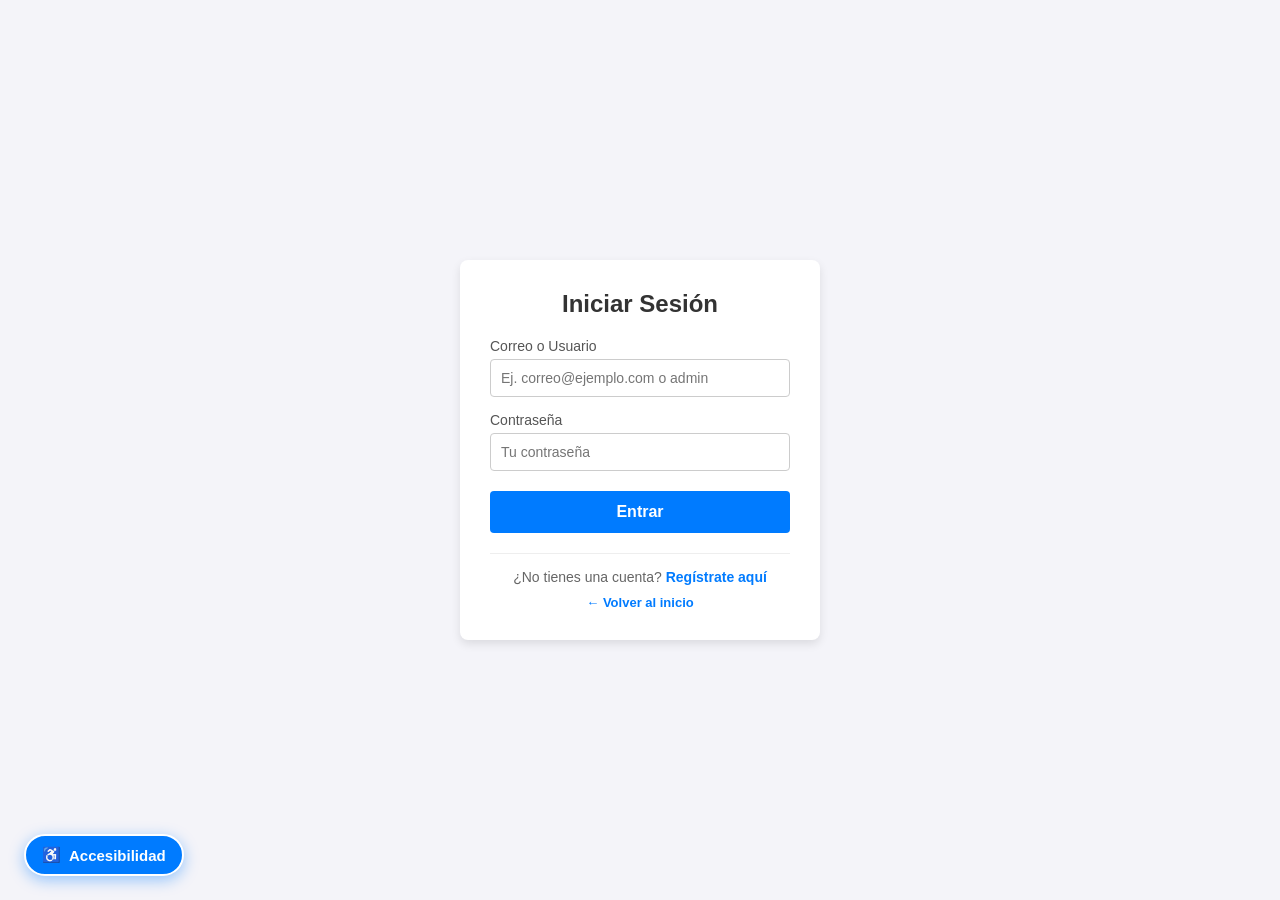
<file: Imiciosesion.html>
<!DOCTYPE html>
<html lang="es">
<head>
    <meta charset="UTF-8">
    <meta name="viewport" content="width=device-width, initial-scale=1.0">
    <title>Iniciar Sesión - B.O.U.</title>
    
    <!-- CDN oficial de jQuery -->
    <script src="https://code.jquery.com/jquery-3.7.1.min.js"></script>
    <style>
        body {
            font-family: Arial, sans-serif;
            background-color: #f4f4f9;
            display: flex;
            justify-content: center;
            align-items: center;
            min-height: 100vh;
            margin: 0;
            padding: 20px;
            box-sizing: border-box;
        }
        .login-box {
            background: #ffffff;
            padding: 30px;
            border-radius: 8px;
            box-shadow: 0px 4px 10px rgba(0, 0, 0, 0.1);
            width: 100%;
            max-width: 360px;
            box-sizing: border-box;
        }
        .login-box h2 {
            margin-top: 0;
            margin-bottom: 20px;
            color: #333333;
            text-align: center;
        }
        .textbox {
            margin-bottom: 15px;
        }
        .textbox label {
            display: block;
            margin-bottom: 5px;
            color: #555;
            font-size: 14px;
            font-weight: 500;
        }
        .textbox input {
            width: 100%;
            padding: 10px;
            box-sizing: border-box;
            border: 1px solid #ccc;
            border-radius: 4px;
            font-size: 14px;
            transition: border-color 0.2s;
        }
        .textbox input:focus {
            border-color: #007bff;
            outline: none;
        }
        .btn {
            width: 100%;
            background-color: #007bff;
            color: white;
            padding: 12px;
            border: none;
            border-radius: 4px;
            cursor: pointer;
            font-size: 16px;
            font-weight: bold;
            transition: background-color 0.2s;
            margin-top: 5px;
        }
        .btn:hover {
            background-color: #0056b3;
        }
        #mensaje {
            margin-top: 15px;
            text-align: center;
            font-size: 14px;
            font-weight: 600;
            display: none;
        }
        .error { color: #d9534f; }
        .success { color: #28a745; }
        .enlaces-secundarios {
            margin-top: 20px;
            text-align: center;
            font-size: 14px;
            color: #666;
            border-top: 1px solid #eee;
            padding-top: 15px;
        }
        .enlaces-secundarios a {
            color: #007bff;
            text-decoration: none;
            font-weight: 600;
        }
        .enlaces-secundarios a:hover {
            text-decoration: underline;
        }
        .volver-inicio {
            display: block;
            margin-top: 10px;
            color: #888;
            font-size: 13px;
            text-decoration: none;
        }
        .volver-inicio:hover {
            color: #555;
        }
    </style>
    <link rel="stylesheet" href="accesibilidad.css">
</head>
<body>

<div class="login-box">
    <h2>Iniciar Sesión</h2>
    <form id="formLogin">
        <div class="textbox">
            <label for="usuario">Correo o Usuario</label>
            <input type="text" id="usuario" placeholder="Ej. correo@ejemplo.com o admin" required>
        </div>
        <div class="textbox">
            <label for="password">Contraseña</label>
            <input type="password" id="password" placeholder="Tu contraseña" required>
        </div>
        <button type="submit" id="btnEnviar" class="btn">Entrar</button>
    </form>
    <div id="mensaje"></div>

    <div class="enlaces-secundarios">
        ¿No tienes una cuenta? <a href="Registro.html">Regístrate aquí</a>
        <a href="index.html" class="volver-inicio">← Volver al inicio</a>
    </div>
</div>

<script>
$(document).ready(function() {
    $('#formLogin').on('submit', function(e) {
        e.preventDefault();
        
        var usuario = $('#usuario').val().trim();
        var password = $('#password').val();
        var $mensaje = $('#mensaje');

        if (usuario === '' || password === '') {
            $mensaje.text('Por favor, completa todos los campos.')
                    .removeClass('success').addClass('error').fadeIn();
            return;
        }

        // Obtener lista de usuarios de localStorage
        var usuarios = [];
        try {
            usuarios = JSON.parse(localStorage.getItem('usuarios_bou')) || [];
        } catch (err) {
            usuarios = [];
        }

        // Buscar si coincide por correo o por nombre
        var usuarioEncontrado = usuarios.find(function(u) {
            var coincideId = (u.correo && u.correo.toLowerCase() === usuario.toLowerCase()) || 
                             (u.nombre && u.nombre.toLowerCase() === usuario.toLowerCase());
            return coincideId && u.password === password;
        });

        // Soporte adicional para cuenta demo admin (admin / 12345)
        var esAdmin = (usuario.toLowerCase() === 'admin' && password === '12345');

        if (usuarioEncontrado || esAdmin) {
            var datosSesion = usuarioEncontrado ? {
                nombre: usuarioEncontrado.nombre,
                correo: usuarioEncontrado.correo
            } : {
                nombre: 'Administrador',
                correo: 'admin@bou.edu.pe'
            };

            // Guardar usuario activo en localStorage
            localStorage.setItem('usuarioActivo', JSON.stringify(datosSesion));

            $mensaje.text('¡Inicio de sesión exitoso! Redirigiendo...')
                    .removeClass('error').addClass('success').fadeIn();

            setTimeout(function() {
                window.location.href = 'index.html';
            }, 1000);
        } else {
            $mensaje.text('Usuario o contraseña incorrectos.')
                    .removeClass('success').addClass('error').fadeIn();
        }
    });
});
</script>

    <script src="accesibilidad.js"></script>
</body>
</html>
</file>
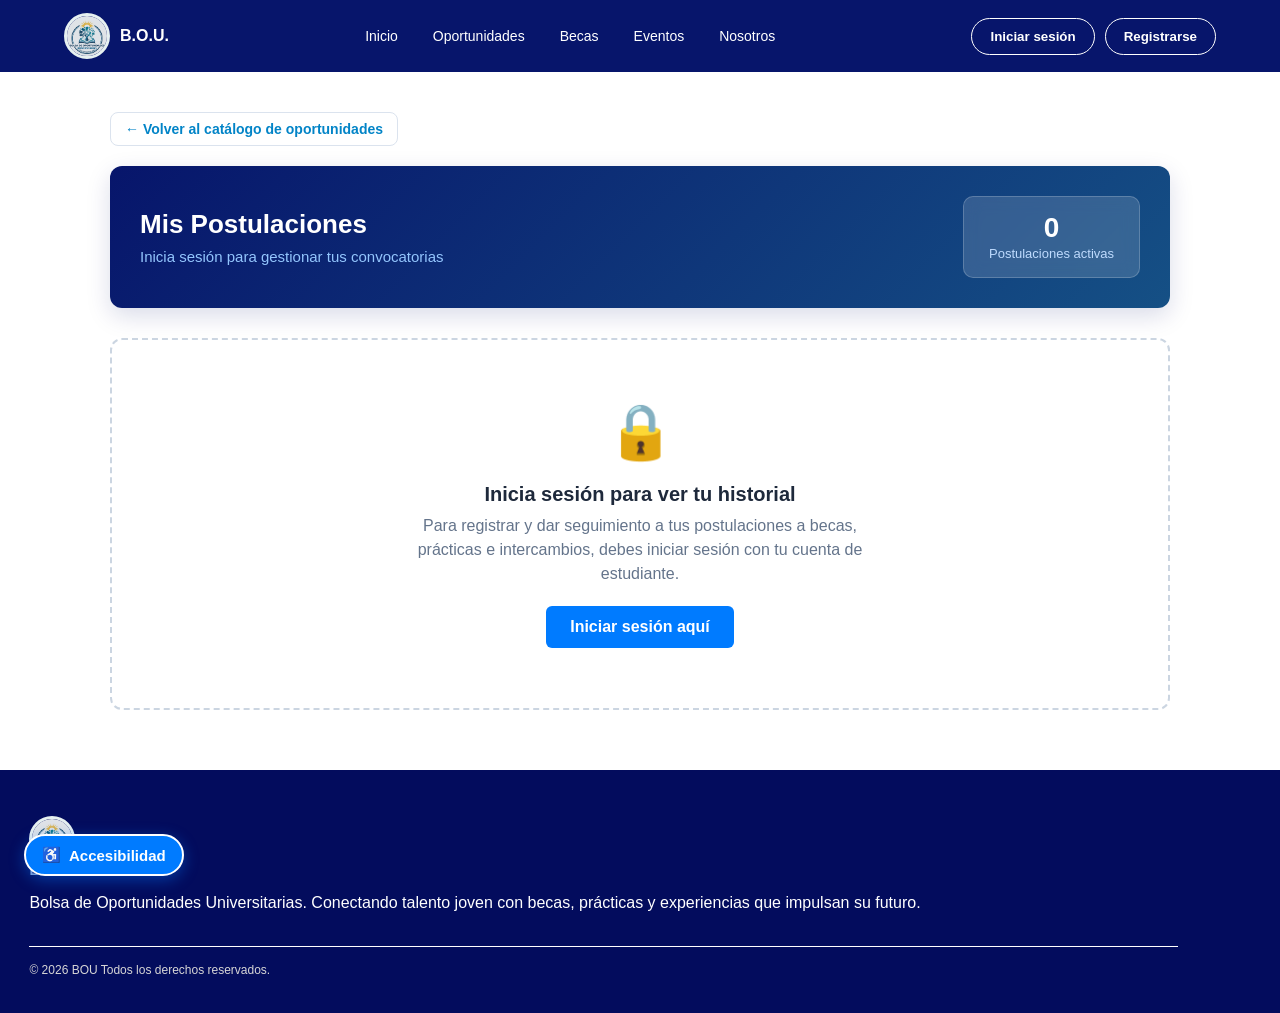
<file: mis_postulaciones.html>
<!DOCTYPE html>
<html lang="es">
<head>
  <meta charset="UTF-8">
  <meta name="viewport" content="width=device-width, initial-scale=1.0">
  <title>Mis Postulaciones - B.O.U.</title>
  <link rel="stylesheet" href="estilos.css">
  <link rel="stylesheet" href="accesibilidad.css">
  <style>
    .seccion-postulaciones {
      max-width: 1100px;
      margin: 40px auto 60px;
      padding: 0 20px;
      min-height: 60vh;
    }

    .banner-perfil {
      background: linear-gradient(135deg, #07156b 0%, #155085 100%);
      color: white;
      padding: 30px;
      border-radius: 12px;
      margin-bottom: 30px;
      display: flex;
      justify-content: space-between;
      align-items: center;
      flex-wrap: wrap;
      gap: 20px;
      box-shadow: 0 8px 24px rgba(7, 21, 107, 0.15);
    }

    .info-usuario h1 {
      margin: 0 0 8px 0;
      font-size: 26px;
    }

    .info-usuario p {
      margin: 0;
      color: #93c5fd;
      font-size: 15px;
    }

    .contador-postulaciones {
      background: rgba(255, 255, 255, 0.15);
      backdrop-filter: blur(8px);
      padding: 15px 25px;
      border-radius: 10px;
      text-align: center;
      border: 1px solid rgba(255, 255, 255, 0.2);
    }

    .contador-postulaciones span {
      display: block;
      font-size: 28px;
      font-weight: bold;
      color: #ffffff;
    }

    .contador-postulaciones small {
      color: #bfdbfe;
      font-size: 13px;
    }

    .grilla-postulaciones {
      display: grid;
      grid-template-columns: repeat(auto-fill, minmax(320px, 1fr));
      gap: 20px;
    }

    .tarjeta-postulacion {
      background: #ffffff;
      border: 1px solid #e2e8f0;
      border-radius: 12px;
      padding: 22px;
      box-shadow: 0 4px 12px rgba(0, 0, 0, 0.05);
      display: flex;
      flex-direction: column;
      justify-content: space-between;
      transition: transform 0.2s, box-shadow 0.2s;
    }

    .tarjeta-postulacion:hover {
      transform: translateY(-3px);
      box-shadow: 0 8px 20px rgba(0, 0, 0, 0.1);
    }

    .encabezado-tarjeta-post {
      display: flex;
      align-items: center;
      gap: 14px;
      margin-bottom: 14px;
    }

    .icono-postulacion {
      width: 48px;
      height: 48px;
      object-fit: contain;
      background: #f1f5f9;
      border-radius: 8px;
      padding: 6px;
    }

    .titulo-tarjeta-post {
      margin: 0 0 4px 0;
      font-size: 17px;
      color: #0f172a;
      line-height: 1.3;
    }

    .institucion-post {
      color: #64748b;
      font-size: 13px;
      margin: 0;
    }

    .detalles-meta-post {
      background: #f8fafc;
      border-radius: 8px;
      padding: 12px;
      margin: 12px 0 16px;
      font-size: 13px;
      display: flex;
      flex-direction: column;
      gap: 6px;
    }

    .estado-postulacion {
      display: inline-flex;
      align-items: center;
      gap: 6px;
      font-weight: 600;
      font-size: 12px;
      padding: 4px 10px;
      border-radius: 20px;
      background: #dcfce7;
      color: #15803d;
      width: fit-content;
    }

    .acciones-tarjeta-post {
      display: flex;
      gap: 10px;
      margin-top: 10px;
    }

    .btn-ver-convocatoria {
      flex: 1;
      background: #0284c7;
      color: white;
      text-align: center;
      padding: 10px;
      border-radius: 6px;
      text-decoration: none;
      font-weight: 600;
      font-size: 14px;
      transition: background 0.2s;
    }

    .btn-ver-convocatoria:hover {
      background: #0369a1;
    }

    .btn-retirar-post {
      background: #fee2e2;
      color: #b91c1c;
      border: 1px solid #fca5a5;
      padding: 10px 14px;
      border-radius: 6px;
      cursor: pointer;
      font-weight: 600;
      font-size: 13px;
      transition: all 0.2s;
    }

    .btn-retirar-post:hover {
      background: #ef4444;
      color: white;
    }

    .estado-vacio {
      text-align: center;
      padding: 60px 20px;
      background: #ffffff;
      border: 2px dashed #cbd5e1;
      border-radius: 12px;
    }

    .icono-vacio {
      font-size: 54px;
      margin-bottom: 15px;
      display: block;
    }

    .estado-vacio h3 {
      font-size: 20px;
      color: #1e293b;
      margin-bottom: 8px;
    }

    .estado-vacio p {
      color: #64748b;
      max-width: 480px;
      margin: 0 auto 20px;
      line-height: 1.5;
    }

    .btn-explorar-vacio {
      display: inline-block;
      background: #007bff;
      color: white;
      padding: 12px 24px;
      border-radius: 6px;
      text-decoration: none;
      font-weight: bold;
      transition: background 0.2s;
    }

    .btn-explorar-vacio:hover {
      background: #0056b3;
    }

    .toast-aviso-post {
      position: fixed;
      bottom: 24px;
      right: 24px;
      background: #0f172a;
      color: white;
      padding: 14px 20px;
      border-radius: 8px;
      box-shadow: 0 8px 24px rgba(0,0,0,0.25);
      z-index: 100000;
      font-size: 14px;
      display: none;
    }
  </style>
</head>
<body>

  <header class="encabezado" id="inicio">
    <div class="logo">
      <div class="circulo-logo"><img src="img/logoBOU.png" alt="Logo de Bou"></div>
      <p>B.O.U.</p>
    </div>

    <nav class="menu">
      <a href="index.html#inicio">Inicio</a>
      <a href="index.html#oportunidades">Oportunidades</a>
      <a href="index.html#becas">Becas</a>
      <a href="index.html#eventos">Eventos</a>
      <a href="index.html#nosotros">Nosotros</a>
    </nav>

    <div class="botones-cuenta">
      <div>
        <button class="boton-ingresar"><a href="Imiciosesion.html" class="link-invisible">Iniciar sesión</a></button>
      </div>
      <div>
        <button class="boton-ingresar"><a href="Registro.html" class="link-invisible">Registrarse</a></button>
      </div>
    </div>
  </header>

  <main class="seccion-postulaciones">
    <div style="margin-bottom: 20px;">
      <a href="index.html#oportunidades" class="enlace-volver" style="text-decoration: none; color: #0284c7; font-weight: 600; display: inline-flex; align-items: center; gap: 6px;">
        ← Volver al catálogo de oportunidades
      </a>
    </div>

    <!-- Banner del usuario -->
    <div class="banner-perfil">
      <div class="info-usuario">
        <h1 id="saludoUsuario">Mis Postulaciones</h1>
        <p id="correoUsuario">Estudiante B.O.U.</p>
      </div>
      <div class="contador-postulaciones">
        <span id="numPostulaciones">0</span>
        <small>Postulaciones activas</small>
      </div>
    </div>

    <!-- Contenedor dinámico -->
    <div id="contenedorListaPostulaciones">
      <!-- Se llena con jQuery -->
    </div>
  </main>

  <div id="toastAvisoPost" class="toast-aviso-post"></div>

  <!-- Pie de página -->
  <footer class="pie-pagina">
    <div class="contenido-footer">
      <div class="columna-footer">
        <div class="logo-footer">
          <div class="circulo-logo"><img src="img/logoBOU.png" alt="Logo de Bou"></div>
          <p>B.O.U.</p>
        </div>
        <p>Bolsa de Oportunidades Universitarias. Conectando talento joven con becas, prácticas y experiencias que impulsan su futuro.</p>
      </div>
    </div>
    <div class="inferior-footer">
      <p>© 2026 BOU Todos los derechos reservados.</p>
    </div>
  </footer>

  <!-- Scripts -->
  <script src="https://code.jquery.com/jquery-3.7.1.min.js"></script>
  <script src="datos.js"></script>
  <script src="accesibilidad.js"></script>

  <script>
    function mostrarNotificacion(texto) {
      var $toast = $('#toastAvisoPost');
      $toast.text(texto).fadeIn(200);
      setTimeout(function() {
        $toast.fadeOut(300);
      }, 3000);
    }

    $(document).ready(function() {
      var usuarioActivo = null;
      try {
        usuarioActivo = JSON.parse(localStorage.getItem('usuarioActivo'));
      } catch (e) {
        usuarioActivo = null;
      }

      // Si no hay usuario logueado, mostrar mensaje de invitación
      if (!usuarioActivo) {
        $('#saludoUsuario').text('Mis Postulaciones');
        $('#correoUsuario').text('Inicia sesión para gestionar tus convocatorias');
        $('#numPostulaciones').text('0');

        $('#contenedorListaPostulaciones').html(`
          <div class="estado-vacio">
            <span class="icono-vacio">🔒</span>
            <h3>Inicia sesión para ver tu historial</h3>
            <p>Para registrar y dar seguimiento a tus postulaciones a becas, prácticas e intercambios, debes iniciar sesión con tu cuenta de estudiante.</p>
            <a href="Imiciosesion.html" class="btn-explorar-vacio">Iniciar sesión aquí</a>
          </div>
        `);
        return;
      }

      // Usuario logueado
      $('#saludoUsuario').text('Panel de ' + usuarioActivo.nombre);
      $('#correoUsuario').text('👤 ' + (usuarioActivo.correo || 'Estudiante B.O.U.'));

      // Barra superior con saludo y cerrar sesión
      $('.botones-cuenta').html(`
        <div style="display: flex; align-items: center; gap: 10px; flex-wrap: wrap;">
          <span style="color: #ffffff; font-weight: 600; font-size: 14px;"> Hola, ${usuarioActivo.nombre}</span>
          <button type="button" id="btnCerrarSesion" class="boton-ingresar" style="background-color: #ef4444; border: 1px solid #dc2626; cursor: pointer; color: white; padding: 8px 14px; border-radius: 6px; font-weight: 600; font-size: 14px;">Cerrar sesión</button>
        </div>
      `);

      $('#btnCerrarSesion').on('click', function() {
        localStorage.removeItem('usuarioActivo');
        window.location.href = 'index.html';
      });

      // Cargar postulaciones del usuario
      function renderizarPostulaciones() {
        var todasPostulaciones = [];
        try {
          todasPostulaciones = JSON.parse(localStorage.getItem('bou_postulaciones')) || [];
        } catch (e) {
          todasPostulaciones = [];
        }

        // Filtrar por el correo del usuario activo
        var misPostulaciones = todasPostulaciones.filter(function(p) {
          return p.correoUsuario && p.correoUsuario.toLowerCase() === usuarioActivo.correo.toLowerCase();
        });

        $('#numPostulaciones').text(misPostulaciones.length);

        if (misPostulaciones.length === 0) {
          $('#contenedorListaPostulaciones').html(`
            <div class="estado-vacio">
              <span class="icono-vacio">📋</span>
              <h3>Aún no tienes postulaciones registradas</h3>
              <p>Explora nuestro catálogo de becas, prácticas, voluntariados e intercambios internacionales y postula con un solo clic.</p>
              <a href="index.html#oportunidades" class="btn-explorar-vacio">Explorar convocatorias</a>
            </div>
          `);
          return;
        }

        // Armar grilla de tarjetas
        var htmlCards = '<div class="grilla-postulaciones">';
        misPostulaciones.forEach(function(post) {
          var op = datosOportunidades[post.idOportunidad] || {
            titulo: 'Oportunidad B.O.U.',
            institucion: 'Institución aliada',
            icono: 'img/logoBOU.png',
            lugar: 'Perú',
            fechaLimite: 'Vigente',
            categoria: 'General',
            modalidad: 'Convocatoria'
          };

          htmlCards += `
            <div class="tarjeta-postulacion" id="cardPost_${post.idOportunidad}">
              <div>
                <div class="encabezado-tarjeta-post">
                  <img src="${op.icono}" alt="${op.titulo}" class="icono-postulacion">
                  <div>
                    <h3 class="titulo-tarjeta-post">${op.titulo}</h3>
                    <p class="institucion-post">${op.institucion}</p>
                  </div>
                </div>

                <div class="detalles-meta-post">
                  <div><strong>📍 Lugar:</strong> ${op.lugar}</div>
                  <div><strong>⏰ Fecha límite:</strong> ${op.fechaLimite}</div>
                  <div><strong>📅 Postulado el:</strong> ${post.fechaPostulacion}</div>
                  <div><span class="estado-postulacion">● ${post.estado || 'Enviada'}</span></div>
                </div>
              </div>

              <div class="acciones-tarjeta-post">
                <a href="ver_mas.html?id=${post.idOportunidad}" class="btn-ver-convocatoria">Ver bases</a>
                <button type="button" class="btn-retirar-post" data-id="${post.idOportunidad}" title="Retirar postulación">Retirar</button>
              </div>
            </div>
          `;
        });
        htmlCards += '</div>';

        $('#contenedorListaPostulaciones').html(htmlCards);

        // Evento para retirar postulación (Heurística #3: Control y libertad)
        $('.btn-retirar-post').on('click', function() {
          var idOportunidad = $(this).data('id');
          if (confirm('¿Estás seguro de que deseas retirar tu postulación a esta convocatoria?')) {
            var actualizadas = todasPostulaciones.filter(function(p) {
              return !(p.idOportunidad === idOportunidad && p.correoUsuario.toLowerCase() === usuarioActivo.correo.toLowerCase());
            });

            localStorage.setItem('bou_postulaciones', JSON.stringify(actualizadas));
            todasPostulaciones = actualizadas;

            $('#cardPost_' + idOportunidad).slideUp(300, function() {
              $(this).remove();
              renderizarPostulaciones();
              mostrarNotificacion('✅ Postulación retirada exitosamente.');
            });
          }
        });
      }

      renderizarPostulaciones();
    });
  </script>
</body>
</html>
</file>
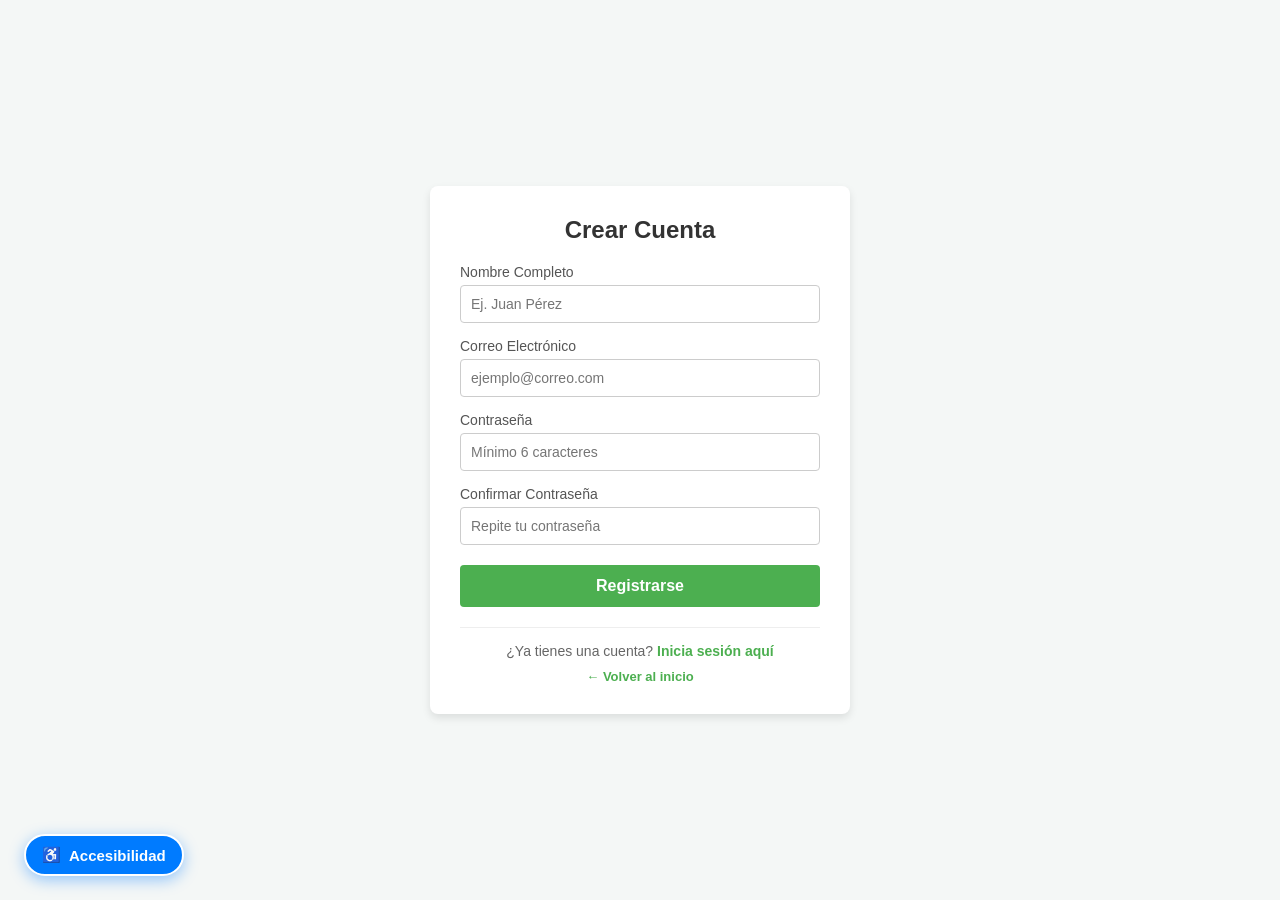
<file: Registro.html>
<!DOCTYPE html>
<html lang="es">
<head>
    <meta charset="UTF-8">
    <meta name="viewport" content="width=device-width, initial-scale=1.0">
    <title>Página de Registro - B.O.U.</title>
    
    <style>
        body {
            font-family: Arial, sans-serif;
            background-color: #f4f7f6;
            display: flex;
            justify-content: center;
            align-items: center;
            min-height: 100vh;
            margin: 0;
            padding: 20px;
            box-sizing: border-box;
        }
        .registro-contenedor {
            background-color: #ffffff;
            padding: 30px;
            border-radius: 8px;
            box-shadow: 0 4px 8px rgba(0, 0, 0, 0.1);
            width: 100%;
            max-width: 420px;
            box-sizing: border-box;
        }
        h2 {
            margin-top: 0;
            margin-bottom: 20px;
            color: #333333;
            text-align: center;
        }
        .grupo-control {
            margin-bottom: 15px;
        }
        .grupo-control label {
            display: block;
            margin-bottom: 5px;
            color: #555555;
            font-size: 14px;
            font-weight: 500;
        }
        .grupo-control input {
            width: 100%;
            padding: 10px;
            border: 1px solid #cccccc;
            border-radius: 4px;
            box-sizing: border-box;
            font-size: 14px;
            transition: border-color 0.2s;
        }
        .grupo-control input:focus {
            border-color: #4caf50;
            outline: none;
        }
        .error-mensaje {
            color: #de3d3d;
            font-size: 13px;
            margin-top: 5px;
            display: none;
        }
        .btn-registro {
            width: 100%;
            padding: 12px;
            background-color: #4caf50;
            color: white;
            border: none;
            border-radius: 4px;
            font-size: 16px;
            cursor: pointer;
            font-weight: bold;
            transition: background-color 0.2s;
            margin-top: 5px;
        }
        .btn-registro:hover {
            background-color: #45a049;
        }
        .exito-mensaje {
            color: #2e7d32;
            background-color: #e8f5e9;
            border: 1px solid #c8e6c9;
            padding: 10px;
            border-radius: 4px;
            text-align: center;
            font-weight: bold;
            display: none;
            margin-top: 15px;
            font-size: 14px;
        }
        .enlaces-secundarios {
            margin-top: 20px;
            text-align: center;
            font-size: 14px;
            color: #666;
            border-top: 1px solid #eee;
            padding-top: 15px;
        }
        .enlaces-secundarios a {
            color: #4caf50;
            text-decoration: none;
            font-weight: 600;
        }
        .enlaces-secundarios a:hover {
            text-decoration: underline;
        }
        .volver-inicio {
            display: block;
            margin-top: 10px;
            color: #888;
            font-size: 13px;
            text-decoration: none;
        }
        .volver-inicio:hover {
            color: #555;
        }
    </style>
  
    <!-- CDN oficial de jQuery -->
    <script src="https://code.jquery.com/jquery-3.7.1.min.js"></script>
    <link rel="stylesheet" href="accesibilidad.css">
</head>
<body>

<div class="registro-contenedor">
    <h2>Crear Cuenta</h2>
    <form id="formRegistro">
        <div class="grupo-control">
            <label for="nombre">Nombre Completo</label>
            <input type="text" id="nombre" name="nombre" placeholder="Ej. Juan Pérez">
            <div id="errorNombre" class="error-mensaje">Por favor, introduce tu nombre (mínimo 3 caracteres).</div>
        </div>

        <div class="grupo-control">
            <label for="correo">Correo Electrónico</label>
            <input type="email" id="correo" name="correo" placeholder="ejemplo@correo.com">
            <div id="errorCorreo" class="error-mensaje">Introduce un correo electrónico válido.</div>
        </div>

        <div class="grupo-control">
            <label for="password">Contraseña</label>
            <input type="password" id="password" name="password" placeholder="Mínimo 6 caracteres">
            <div id="errorPassword" class="error-mensaje">La contraseña debe tener al menos 6 caracteres.</div>
        </div>

        <div class="grupo-control">
            <label for="confirmarPassword">Confirmar Contraseña</label>
            <input type="password" id="confirmarPassword" name="confirmarPassword" placeholder="Repite tu contraseña">
            <div id="errorConfirmar" class="error-mensaje">Las contraseñas no coinciden.</div>
        </div>

        <button type="submit" class="btn-registro">Registrarse</button>
    </form>
    
    <div id="mensajeExito" class="exito-mensaje">¡Registro completado con éxito!</div>

    <div class="enlaces-secundarios">
        ¿Ya tienes una cuenta? <a href="Imiciosesion.html">Inicia sesión aquí</a>
        <a href="index.html" class="volver-inicio">← Volver al inicio</a>
    </div>
</div>

<script>
$(document).ready(function() {
    $('#formRegistro').on('submit', function(e) {
        e.preventDefault(); 
        
        $('.error-mensaje').hide();
        $('#mensajeExito').hide();
        var esValido = true;

        var nombre = $('#nombre').val().trim();
        var correo = $('#correo').val().trim();
        var password = $('#password').val();
        var confirmarPassword = $('#confirmarPassword').val();

        // 1. Validar nombre
        if (nombre === '' || nombre.length < 3) {
            $('#errorNombre').fadeIn();
            esValido = false;
        }

        // 2. Validar formato de correo
        var expresionCorreo = /^[^\s@]+@[^\s@]+\.[^\s@]+$/;
        if (!expresionCorreo.test(correo)) {
            $('#errorCorreo').text('Introduce un correo electrónico válido.').fadeIn();
            esValido = false;
        }

        // 3. Validar longitud de contraseña
        if (password.length < 6) {
            $('#errorPassword').fadeIn();
            esValido = false;
        }

        // 4. Validar confirmación de contraseña
        if (password !== confirmarPassword) {
            $('#errorConfirmar').fadeIn();
            esValido = false;
        }

        // 5. Si todo es válido, comprobar duplicados y guardar en localStorage
        if (esValido) {
            var usuarios = [];
            try {
                usuarios = JSON.parse(localStorage.getItem('usuarios_bou')) || [];
            } catch (err) {
                usuarios = [];
            }

            var existe = usuarios.some(function(u) {
                return u.correo && u.correo.toLowerCase() === correo.toLowerCase();
            });

            if (existe) {
                $('#errorCorreo').text('Este correo ya se encuentra registrado. Inicia sesión.').fadeIn();
                return;
            }

            usuarios.push({
                nombre: nombre,
                correo: correo,
                password: password,
                fechaRegistro: new Date().toISOString()
            });

            localStorage.setItem('usuarios_bou', JSON.stringify(usuarios));

            $('#mensajeExito').text('¡Registro exitoso! Redirigiendo al inicio de sesión...').fadeIn();
            $('#formRegistro')[0].reset();

            setTimeout(function() {
                window.location.href = 'Imiciosesion.html';
            }, 1400);
        }
    });
});
</script>

    <script src="accesibilidad.js"></script>
</body>
</html>
</file>
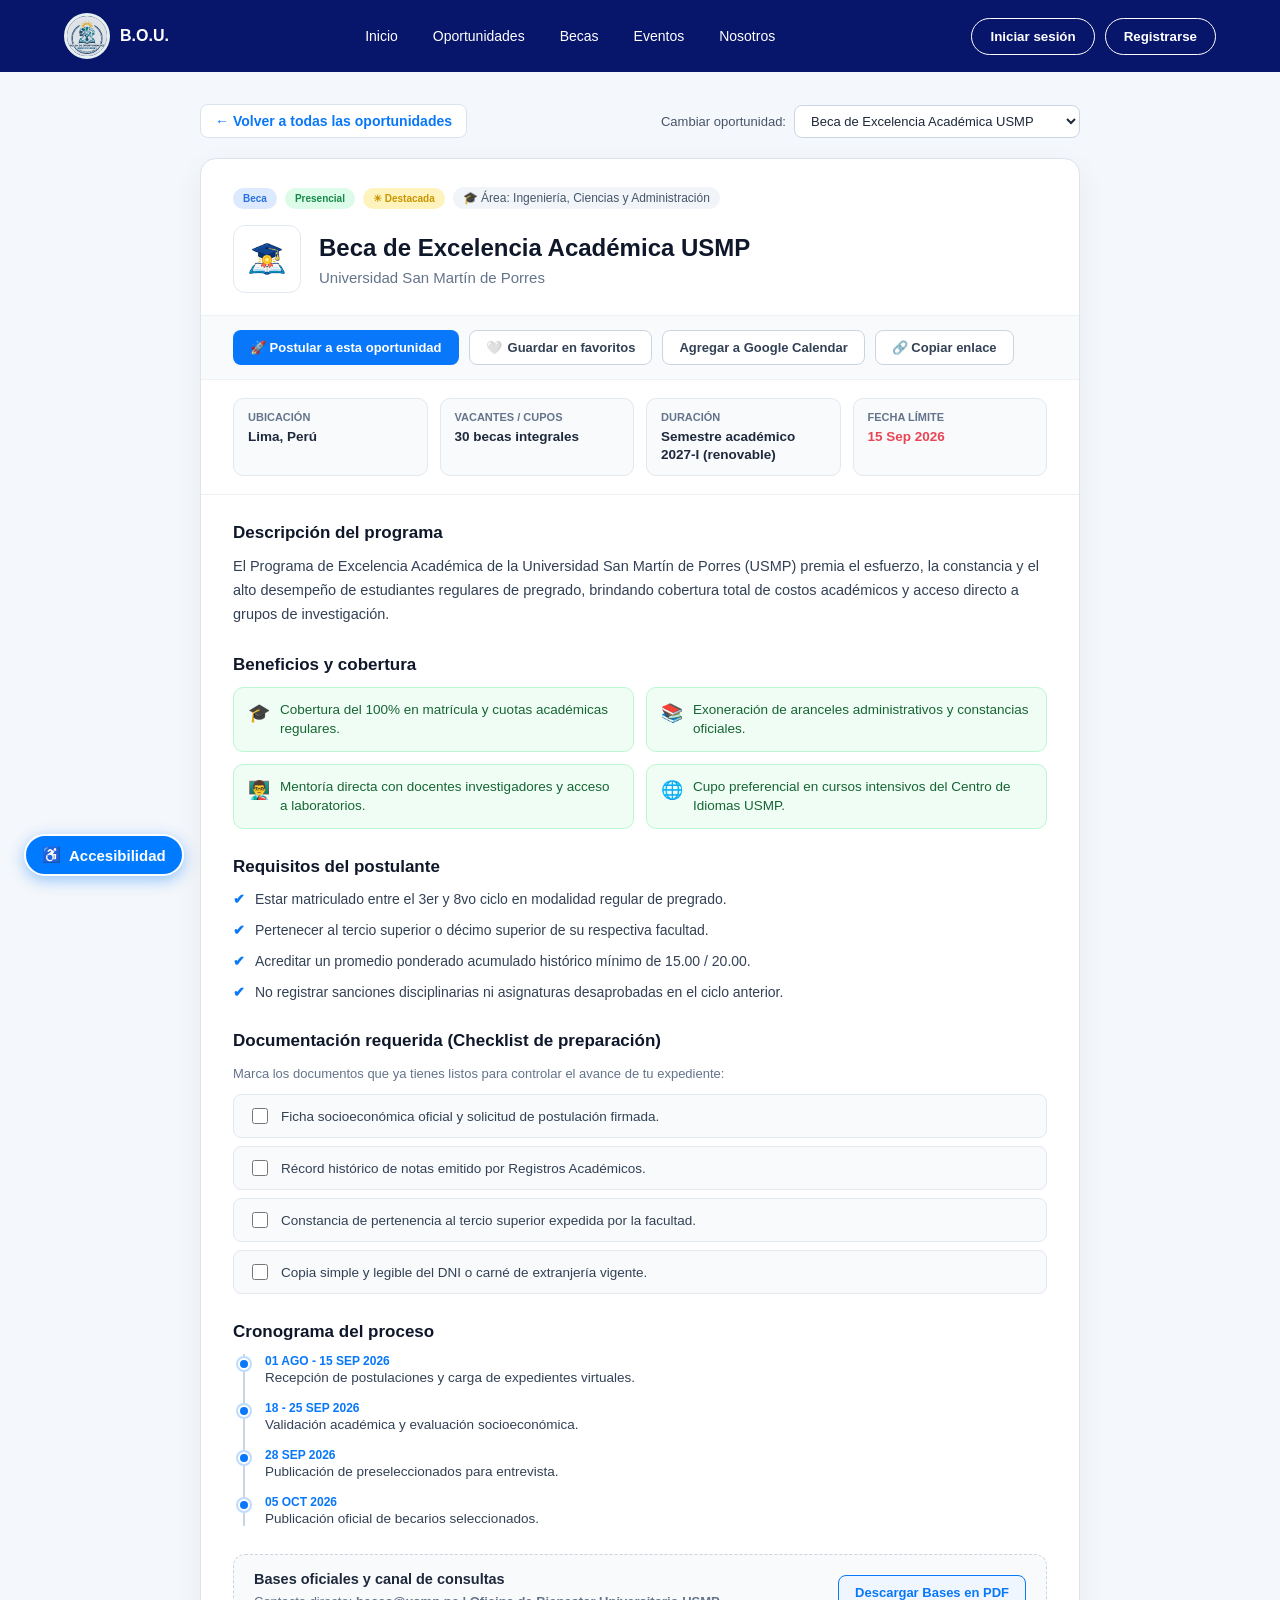
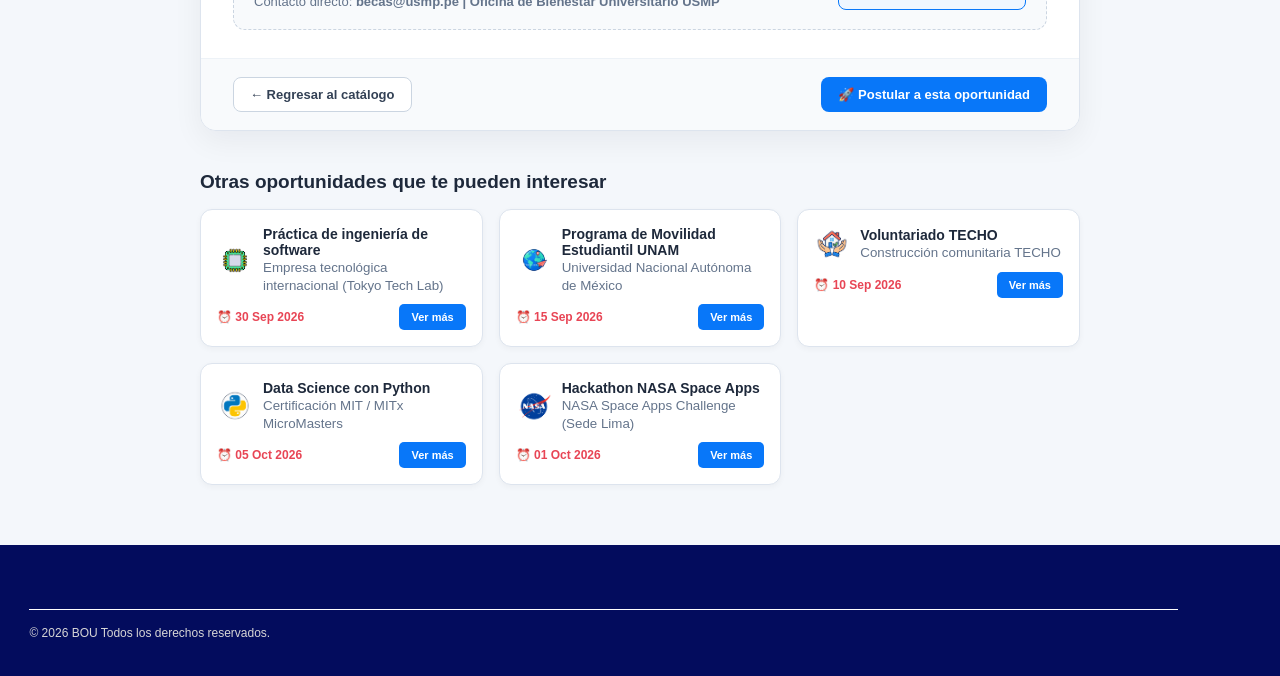
<file: ver_mas.html>
<!DOCTYPE html>
<html lang="es">
<head>
  <meta charset="UTF-8">
  <meta name="viewport" content="width=device-width, initial-scale=1.0">
  <title>Detalle de Oportunidad - B.O.U.</title>
  <link rel="stylesheet" href="estilos.css">
  <link rel="stylesheet" href="accesibilidad.css">
</head>
<body class="fondo-detalle">


  <header class="encabezado" id="inicio">
    <div class="logo">
      <div class="circulo-logo"><img src="img/logoBOU.png" alt="Logo de Bou"></div>
      <p>B.O.U.</p>
    </div>

    <nav class="menu">
      <a href="index.html#inicio">Inicio</a>
      <a href="index.html#oportunidades">Oportunidades</a>
      <a href="index.html#becas">Becas</a>
      <a href="index.html#eventos">Eventos</a>
      <a href="index.html#nosotros">Nosotros</a>
    </nav>

    <div class="botones-cuenta">
      <div>
        <button class="boton-ingresar"><a href="Imiciosesion.html" class="link-invisible">Iniciar sesión</a></button>
      </div>
      <div>
        <button class="boton-ingresar"><a href="Registro.html" class="link-invisible">Registrarse</a></button>
      </div>
    </div>
  </header>

  <main class="contenedor-ver-mas">

    <div class="barra-retorno">
      <a href="index.html#oportunidades" class="enlace-volver">← Volver a todas las oportunidades</a>
      <div class="selector-rapido">
        <label for="selectorOportunidad">Cambiar oportunidad:</label>
        <select id="selectorOportunidad">
          <option value="beca-usmp">Beca de Excelencia Académica USMP</option>
          <option value="practica-software">Práctica de ingeniería de software</option>
          <option value="intercambio-unam">Programa de Movilidad Estudiantil UNAM</option>
          <option value="voluntariado-techo">Voluntariado TECHO</option>
          <option value="curso-python">Data Science con Python</option>
          <option value="hackathon-nasa">Hackathon NASA Space Apps</option>
        </select>
      </div>
    </div>

    <article class="ficha-oportunidad" id="fichaOportunidad">

      <div class="ficha-cabecera">
        <div class="ficha-tags" id="detalleTags">

        </div>
        <div class="ficha-identidad">
          <img id="detalleLogo" src="img/beca.png" alt="Logo de la institución" class="ficha-logo">
          <div class="ficha-titulos">
            <h1 id="detalleTitulo">Cargando oportunidad...</h1>
            <p id="detalleInstitucion" class="ficha-institucion">Institución convocante</p>
          </div>
        </div>
      </div>


      <div class="ficha-acciones">
        <button class="ficha-btn ficha-btn-primario" id="btnPostular">Postular ahora</button>
        <button class="ficha-btn ficha-btn-secundario" id="btnFavorito">
          <span id="iconoFav"></span> <span id="textoFav">Guardar en favoritos</span>
        </button>
        <button class="ficha-btn ficha-btn-secundario" id="btnCalendario">Agregar a Google Calendar</button>
        <button class="ficha-btn ficha-btn-secundario" id="btnCompartir">🔗 Copiar enlace</button>
      </div>


      <div class="ficha-metricas">
        <div class="caja-metrica">
          <span class="etiqueta-metrica">UBICACIÓN</span>
          <strong id="detalleLugar">-</strong>
        </div>
        <div class="caja-metrica">
          <span class="etiqueta-metrica"> VACANTES / CUPOS</span>
          <strong id="detalleCupos">-</strong>
        </div>
        <div class="caja-metrica">
          <span class="etiqueta-metrica">DURACIÓN</span>
          <strong id="detalleDuracion">-</strong>
        </div>
        <div class="caja-metrica">
          <span class="etiqueta-metrica">FECHA LÍMITE</span>
          <strong id="detalleFecha" class="texto-fecha-limite">-</strong>
        </div>
      </div>

      <div class="ficha-cuerpo">

        <section class="ficha-seccion">
          <h2>Descripción del programa</h2>
          <p id="detalleDescripcion"></p>
        </section>


        <section class="ficha-seccion">
          <h2>Beneficios y cobertura</h2>
          <div class="grilla-beneficios" id="detalleBeneficios"></div>
        </section>


        <section class="ficha-seccion">
          <h2>Requisitos del postulante</h2>
          <ul class="lista-requisitos-ficha" id="detalleRequisitos"></ul>
        </section>


        <section class="ficha-seccion">
          <h2>Documentación requerida (Checklist de preparación)</h2>
          <p class="subtexto-seccion">Marca los documentos que ya tienes listos para controlar el avance de tu expediente:</p>
          <div class="lista-checklist" id="detalleDocumentos"></div>
        </section>


        <section class="ficha-seccion">
          <h2> Cronograma del proceso</h2>
          <div class="linea-tiempo" id="detalleCronograma"></div>
        </section>

  
        <section class="ficha-seccion">
          <div class="caja-bases-oficiales">
            <div>
              <h3> Bases oficiales y canal de consultas</h3>
              <p>Contacto directo: <strong id="detalleContacto">-</strong></p>
            </div>
            <button class="btn-bases-pdf" id="btnDescargarBases">Descargar Bases en PDF</button>
          </div>
        </section>
      </div>


      <div class="ficha-pie">
        <a href="index.html#oportunidades" class="ficha-btn ficha-btn-secundario" style="text-decoration: none;">← Regresar al catálogo</a>
        <button class="ficha-btn ficha-btn-primario" id="btnPostularPie">Completar postulación</button>
      </div>
    </article>


    <section class="seccion-similares">
      <h2>Otras oportunidades que te pueden interesar</h2>
      <div class="grilla-similares" id="grillaSimilares"></div>
    </section>
  </main>

  <div class="toast-aviso" id="toastAviso"></div>


  <footer class="pie-pagina">
    <div class="inferior-footer">
      <p>© 2026 BOU Todos los derechos reservados.</p>
    </div>
  </footer>


  <script src="datos.js"></script>
  <script>
    const parametrosURL = new URLSearchParams(window.location.search);
    let idActual = parametrosURL.get("id") || "beca-usmp";

    if (!datosOportunidades[idActual]) {
      idActual = "beca-usmp";
    }

    const selectorOportunidad = document.getElementById("selectorOportunidad");
    const toastAviso = document.getElementById("toastAviso");
    let timeoutToast = null;

    function mostrarAviso(mensaje) {
      toastAviso.textContent = mensaje;
      toastAviso.classList.add("visible");
      if (timeoutToast) clearTimeout(timeoutToast);
      timeoutToast = setTimeout(function () {
        toastAviso.classList.remove("visible");
      }, 3200);
    }

    function obtenerFavoritos() {
      try {
        const guardados = localStorage.getItem("bou_favoritos");
        return guardados ? JSON.parse(guardados) : [];
      } catch (e) {
        return [];
      }
    }

    function alternarFavorito(id) {
      try {
        const favs = obtenerFavoritos();
        const idx = favs.indexOf(id);
        let activo = false;
        if (idx === -1) {
          favs.push(id);
          activo = true;
        } else {
          favs.splice(idx, 1);
          activo = false;
        }
        localStorage.setItem("bou_favoritos", JSON.stringify(favs));
        return activo;
      } catch (e) {
        return false;
      }
    }

    function actualizarEstadoFavorito(esFav) {
      const btnFav = document.getElementById("btnFavorito");
      const iconoFav = document.getElementById("iconoFav");
      const textoFav = document.getElementById("textoFav");
      if (esFav) {
        btnFav.classList.add("fav-activo");
        iconoFav.textContent = "❤️";
        textoFav.textContent = "Guardado en favoritos";
      } else {
        btnFav.classList.remove("fav-activo");
        iconoFav.textContent = "🤍";
        textoFav.textContent = "Guardar en favoritos";
      }
    }

    function cargarDetalle(id) {
      const op = datosOportunidades[id];
      if (!op) return;
      idActual = id;
      selectorOportunidad.value = id;

      document.title = op.titulo + " | B.O.U.";

    
      let tagsHTML = `<span class="${op.categoriaClase}">${op.categoria}</span>`;
      tagsHTML += `<span class="${op.modalidadClase}">${op.modalidad}</span>`;
      if (op.destacada) {
        tagsHTML += `<span class="destacada">☀ Destacada</span>`;
      }
      tagsHTML += `<span class="tag-area">🎓 Área: ${op.area}</span>`;
      document.getElementById("detalleTags").innerHTML = tagsHTML;


      document.getElementById("detalleLogo").src = op.icono;
      document.getElementById("detalleLogo").alt = op.titulo;
      document.getElementById("detalleTitulo").textContent = op.titulo;
      document.getElementById("detalleInstitucion").textContent = op.institucion;
      document.getElementById("detalleLugar").textContent = op.lugar;
      document.getElementById("detalleCupos").textContent = op.cupos;
      document.getElementById("detalleDuracion").textContent = op.duracion;
      document.getElementById("detalleFecha").textContent = op.fechaLimite;
      document.getElementById("detalleDescripcion").textContent = op.descripcion;
      document.getElementById("detalleContacto").textContent = op.contacto;


      const favs = obtenerFavoritos();
      actualizarEstadoFavorito(favs.includes(id));

      // Verificar estado de postulación
      try {
        const uActivo = JSON.parse(localStorage.getItem("usuarioActivo"));
        if (uActivo) {
          const posts = JSON.parse(localStorage.getItem("bou_postulaciones")) || [];
          const yaPost = posts.some(p => p.idOportunidad === id && p.correoUsuario.toLowerCase() === uActivo.correo.toLowerCase());
          actualizarEstadoBotonPostular(yaPost);
        } else {
          actualizarEstadoBotonPostular(false);
        }
      } catch (e) {
        actualizarEstadoBotonPostular(false);
      }


      const contBeneficios = document.getElementById("detalleBeneficios");
      contBeneficios.innerHTML = "";
      op.beneficios.forEach(function (b) {
        const div = document.createElement("div");
        div.className = "item-beneficio-ficha";
        div.innerHTML = `<span class="icono-ben">${b.icono}</span><span>${b.texto}</span>`;
        contBeneficios.appendChild(div);
      });

      const contRequisitos = document.getElementById("detalleRequisitos");
      contRequisitos.innerHTML = "";
      op.requisitos.forEach(function (r) {
        const li = document.createElement("li");
        li.innerHTML = `<span class="check-azul">✔</span><span>${r}</span>`;
        contRequisitos.appendChild(li);
      });

      const contDocs = document.getElementById("detalleDocumentos");
      contDocs.innerHTML = "";
      op.documentos.forEach(function (doc, i) {
        const label = document.createElement("label");
        label.className = "fila-checklist";
        label.innerHTML = `<input type="checkbox"><span>${doc}</span>`;
        const input = label.querySelector("input");
        input.addEventListener("change", function () {
          if (input.checked) {
            label.classList.add("completado");
          } else {
            label.classList.remove("completado");
          }
        });
        contDocs.appendChild(label);
      });


      const contCrono = document.getElementById("detalleCronograma");
      contCrono.innerHTML = "";
      op.cronograma.forEach(function (paso) {
        const div = document.createElement("div");
        div.className = "paso-cronograma";
        div.innerHTML = `
          <div class="punto-cronograma"></div>
          <div class="fecha-cronograma">${paso.fecha}</div>
          <div class="evento-cronograma">${paso.evento}</div>
        `;
        contCrono.appendChild(div);
      });


      const grillaSimilares = document.getElementById("grillaSimilares");
      grillaSimilares.innerHTML = "";
      Object.keys(datosOportunidades).forEach(function (key) {
        if (key !== id) {
          const item = datosOportunidades[key];
          const card = document.createElement("div");
          card.className = "tarjeta-similar";
          card.innerHTML = `
            <div style="display:flex; align-items:center; gap:10px; margin-bottom:8px;">
              <img src="${item.icono}" alt="" style="width:36px; height:36px; object-fit:contain;">
              <div>
                <h4 style="margin:0; font-size:14px; color:#1e293b;">${item.titulo}</h4>
                <small style="color:#64748b;">${item.institucion}</small>
              </div>
            </div>
            <div style="display:flex; justify-content:space-between; align-items:center; margin-top:10px;">
              <span style="font-size:12px; color:#e84555; font-weight:bold;">⏰ ${item.fechaLimite}</span>
              <a href="ver_mas.html?id=${item.id}" class="boton-ver" style="text-decoration:none;">Ver más</a>
            </div>
          `;
          grillaSimilares.appendChild(card);
        }
      });
    }


    selectorOportunidad.addEventListener("change", function () {
      const nuevoId = selectorOportunidad.value;
      const nuevaUrl = window.location.pathname + "?id=" + nuevoId;
      window.history.pushState({ id: nuevoId }, "", nuevaUrl);
      cargarDetalle(nuevoId);
      window.scrollTo({ top: 0, behavior: "smooth" });
    });

    document.getElementById("btnFavorito").addEventListener("click", function () {
      const activo = alternarFavorito(idActual);
      actualizarEstadoFavorito(activo);
      mostrarAviso(activo ? "❤️ Oportunidad guardada en tus favoritos." : "Eliminada de tus favoritos.");
    });

    document.getElementById("btnCalendario").addEventListener("click", function () {
      const op = datosOportunidades[idActual];
      const titulo = encodeURIComponent("Fecha límite: " + op.titulo);
      const fecha = op.fechaLimiteISO || "20260930T235959Z";
      const detalles = encodeURIComponent("Postulación a " + op.titulo + " (" + op.institucion + ") vía B.O.U.");
      const lugar = encodeURIComponent(op.lugar);
      const urlCal = "https://calendar.google.com/calendar/render?action=TEMPLATE&text=" + titulo + "&dates=" + fecha + "/" + fecha + "&details=" + detalles + "&location=" + lugar;
      window.open(urlCal, "_blank");
      mostrarAviso("📅 Abriendo Google Calendar para guardar el recordatorio...");
    });

    document.getElementById("btnCompartir").addEventListener("click", function () {
      const op = datosOportunidades[idActual];
      const texto = op.titulo + " - " + op.institucion + " (" + window.location.href + ")";
      if (navigator.clipboard && navigator.clipboard.writeText) {
        navigator.clipboard.writeText(texto).then(function () {
          mostrarAviso("🔗 ¡Enlace copiado al portapapeles!");
        });
      } else {
        mostrarAviso("🔗 Enlace listo para compartir: " + window.location.href);
      }
    });

    function actualizarEstadoBotonPostular(yaPostulado) {
      const btn1 = document.getElementById("btnPostular");
      const btn2 = document.getElementById("btnPostularPie");
      if (yaPostulado) {
        if (btn1) {
          btn1.textContent = "✅ Ya estás postulado";
          btn1.style.backgroundColor = "#10b981";
        }
        if (btn2) {
          btn2.textContent = "✅ Ya estás postulado";
          btn2.style.backgroundColor = "#10b981";
        }
      } else {
        if (btn1) {
          btn1.textContent = "🚀 Postular a esta oportunidad";
          btn1.style.backgroundColor = "";
        }
        if (btn2) {
          btn2.textContent = "🚀 Postular a esta oportunidad";
          btn2.style.backgroundColor = "";
        }
      }
    }

    function accionPostular() {
      const op = datosOportunidades[idActual];
      let usuarioActivo = null;
      try {
        usuarioActivo = JSON.parse(localStorage.getItem("usuarioActivo"));
      } catch (e) {
        usuarioActivo = null;
      }

      if (!usuarioActivo) {
        mostrarAviso("⚠️ Debes iniciar sesión para registrar tu postulación.");
        setTimeout(function() {
          window.location.href = "Imiciosesion.html";
        }, 1600);
        return;
      }

      let postulaciones = [];
      try {
        postulaciones = JSON.parse(localStorage.getItem("bou_postulaciones")) || [];
      } catch (e) {
        postulaciones = [];
      }

      const yaPostulado = postulaciones.some(function(p) {
        return p.idOportunidad === idActual && p.correoUsuario.toLowerCase() === usuarioActivo.correo.toLowerCase();
      });

      if (yaPostulado) {
        mostrarAviso("ℹ️ Ya estás postulado a esta convocatoria. Puedes revisarla en 'Mis Postulaciones'.");
        return;
      }

      const fechaHoy = new Date().toLocaleDateString("es-PE", { day: '2-digit', month: '2-digit', year: 'numeric' });
      postulaciones.push({
        idOportunidad: idActual,
        correoUsuario: usuarioActivo.correo,
        fechaPostulacion: fechaHoy,
        estado: "Enviada"
      });

      localStorage.setItem("bou_postulaciones", JSON.stringify(postulaciones));
      actualizarEstadoBotonPostular(true);
      mostrarAviso("🎉 ¡Postulación registrada! Guardada en 'Mis Postulaciones'.");
    }

    document.getElementById("btnPostular").addEventListener("click", accionPostular);
    document.getElementById("btnPostularPie").addEventListener("click", accionPostular);

    document.getElementById("btnDescargarBases").addEventListener("click", function () {
      const op = datosOportunidades[idActual];
      mostrarAviso("📥 Descargando bases oficiales en PDF de: " + op.titulo);
    });


    
    // Gestión de estado de sesión
    function inicializarEstadoSesion() {
      const contenedorBotones = document.querySelector(".botones-cuenta");
      if (!contenedorBotones) return;

      try {
        const usuarioActivo = JSON.parse(localStorage.getItem("usuarioActivo"));
        if (usuarioActivo && usuarioActivo.nombre) {
          contenedorBotones.innerHTML = `
            <div style="display: flex; align-items: center; gap: 10px; flex-wrap: wrap;">
              <span style="color: #ffffff; font-weight: 600; font-size: 14px;"> Hola, ${usuarioActivo.nombre}</span>
              <a href="mis_postulaciones.html" class="boton-ingresar" style="background-color: #0284c7; border: 1px solid #0284c7; text-decoration: none; display: inline-flex; align-items: center; gap: 5px; color: white; padding: 7px 12px; border-radius: 6px; font-weight: 600; font-size: 13px;"> Mis Postulaciones</a>
              <button type="button" id="btnCerrarSesion" class="boton-ingresar" style="background-color: #ef4444; border: 1px solid #dc2626; cursor: pointer; color: white; padding: 7px 12px; border-radius: 6px; font-weight: 600; font-size: 13px;">Cerrar sesión</button>
            </div>
          `;

          const btnCerrar = document.getElementById("btnCerrarSesion");
          if (btnCerrar) {
            btnCerrar.addEventListener("click", function () {
              localStorage.removeItem("usuarioActivo");
              window.location.reload();
            });
          }
        }
      } catch (e) {
        console.error("Error al gestionar la sesión:", e);
      }
    }

    inicializarEstadoSesion();
    cargarDetalle(idActual);

  </script>
  <script src="https://code.jquery.com/jquery-3.7.1.min.js"></script>
  <script src="accesibilidad.js"></script>
</body>
</html>
</file>
<file: accesibilidad.css>
body.tamano-reducido {
  font-size: 88% !important;
}

body.tamano-aumentado {
  font-size: 114% !important;
}

body.tamano-extra {
  font-size: 128% !important;
}

/* --- MODO OSCURO (DARK MODE) --- */
body.modo-oscuro {
  background-color: #0f172a !important;
  color: #e2e8f0 !important;
}

body.modo-oscuro .encabezado,
body.modo-oscuro .pie-pagina,
body.modo-oscuro .inferior-footer {
  background-color: #020617 !important;
  border-color: #1e293b !important;
}

body.modo-oscuro .portada {
  background: linear-gradient(135deg, #09132b 0%, #172554 100%) !important;
}

body.modo-oscuro .caja-busqueda,
body.modo-oscuro .busqueda,
body.modo-oscuro .tarjeta-oportunidad,
body.modo-oscuro .caja-blanca,
body.modo-oscuro .ficha-detalle,
body.modo-oscuro .tarjeta-similar,
body.modo-oscuro .modal-evento-contenido,
body.modo-oscuro .contenedor-filtros,
body.modo-oscuro .registro-contenedor,
body.modo-oscuro .login-box,
body.modo-oscuro .col-derecha-detalle,
body.modo-oscuro .seccion-nosotros {
  background-color: #1e293b !important;
  color: #f1f5f9 !important;
  border-color: #334155 !important;
  box-shadow: 0 4px 14px rgba(0, 0, 0, 0.4) !important;
}

body.modo-oscuro h1,
body.modo-oscuro h2,
body.modo-oscuro h3,
body.modo-oscuro h4,
body.modo-oscuro h5,
body.modo-oscuro .titulo-evento,
body.modo-oscuro .texto-tarjeta h3,
body.modo-oscuro .titulo-ficha {
  color: #f8fafc !important;
}

body.modo-oscuro p,
body.modo-oscuro label,
body.modo-oscuro span:not(.tag-categoria):not(.tag-modalidad),
body.modo-oscuro li,
body.modo-oscuro small {
  color: #cbd5e1 !important;
}

body.modo-oscuro input,
body.modo-oscuro select,
body.modo-oscuro textarea {
  background-color: #0f172a !important;
  color: #f8fafc !important;
  border: 1px solid #475569 !important;
}

body.modo-oscuro .fondo-detalle {
  background-color: #0b1120 !important;
}

/* --- MODO ALTO CONTRASTE (PARA BAJA VISIÓN O DALTONISMO) --- */
body.alto-contraste {
  background-color: #000000 !important;
  color: #ffff00 !important;
}

body.alto-contraste * {
  background-color: #000000 !important;
  color: #ffff00 !important;
  border-color: #ffff00 !important;
  box-shadow: none !important;
  text-shadow: none !important;
}

body.alto-contraste a,
body.alto-contraste button,
body.alto-contraste input[type="submit"] {
  background-color: #000000 !important;
  color: #00ffff !important;
  border: 2px solid #00ffff !important;
  font-weight: bold !important;
}

body.alto-contraste a:hover,
body.alto-contraste button:hover {
  background-color: #00ffff !important;
  color: #000000 !important;
}

/* --- WIDGET FLOTANTE DE ACCESIBILIDAD --- */
#contenedorWidgetAccesibilidad {
  position: fixed;
  bottom: 24px;
  left: 24px;
  z-index: 999999;
  font-family: Arial, Helvetica, sans-serif;
}

#btnAbrirAccesibilidad {
  background: #007bff;
  color: #ffffff;
  border: 2px solid #ffffff;
  border-radius: 50px;
  padding: 10px 16px;
  font-size: 15px;
  font-weight: bold;
  cursor: pointer;
  display: flex;
  align-items: center;
  gap: 8px;
  box-shadow: 0 4px 15px rgba(0, 123, 255, 0.4);
  transition: all 0.25s ease;
}

#btnAbrirAccesibilidad:hover {
  background: #0056b3;
  transform: translateY(-2px);
  box-shadow: 0 6px 18px rgba(0, 123, 255, 0.5);
}

#panelAccesibilidad {
  display: none;
  position: absolute;
  bottom: 60px;
  left: 0;
  width: 320px;
  background: #ffffff;
  border: 1px solid #e2e8f0;
  border-radius: 12px;
  box-shadow: 0 10px 30px rgba(0, 0, 0, 0.2);
  padding: 18px;
  box-sizing: border-box;
  color: #1e293b;
}

.encabezado-panel-acc {
  display: flex;
  justify-content: space-between;
  align-items: center;
  border-bottom: 2px solid #f1f5f9;
  padding-bottom: 10px;
  margin-bottom: 14px;
}

.encabezado-panel-acc h4 {
  margin: 0;
  font-size: 16px;
  color: #0f172a;
  display: flex;
  align-items: center;
  gap: 6px;
}

#btnCerrarAccesibilidad {
  background: transparent;
  border: none;
  font-size: 18px;
  cursor: pointer;
  color: #64748b;
  line-height: 1;
  padding: 4px;
}

#btnCerrarAccesibilidad:hover {
  color: #0f172a;
}

.grupo-acc {
  margin-bottom: 14px;
}

.grupo-acc label {
  display: block;
  font-size: 12px;
  font-weight: bold;
  color: #475569;
  text-transform: uppercase;
  letter-spacing: 0.5px;
  margin-bottom: 6px;
}

.fila-botones-acc {
  display: flex;
  gap: 6px;
}

.btn-acc-opcion {
  flex: 1;
  padding: 8px 6px;
  font-size: 13px;
  font-weight: 600;
  border: 1px solid #cbd5e1;
  background: #f8fafc;
  color: #334155;
  border-radius: 6px;
  cursor: pointer;
  text-align: center;
  transition: all 0.2s ease;
}

.btn-acc-opcion:hover {
  background: #e2e8f0;
  border-color: #94a3b8;
}

.btn-acc-opcion.activo {
  background: #007bff;
  color: #ffffff;
  border-color: #0056b3;
}

.btn-acc-accion {
  width: 100%;
  padding: 9px 12px;
  font-size: 13px;
  font-weight: 600;
  border: 1px solid #cbd5e1;
  background: #f8fafc;
  color: #1e293b;
  border-radius: 6px;
  cursor: pointer;
  display: flex;
  align-items: center;
  justify-content: center;
  gap: 8px;
  transition: all 0.2s ease;
  margin-bottom: 6px;
}

.btn-acc-accion:hover {
  background: #e2e8f0;
}

.btn-acc-accion.activo {
  background: #0284c7;
  color: #ffffff;
  border-color: #0369a1;
}

.btn-acc-reset {
  width: 100%;
  background: transparent;
  border: 1px dashed #cbd5e1;
  color: #64748b;
  padding: 7px;
  border-radius: 6px;
  font-size: 12px;
  cursor: pointer;
  transition: all 0.2s ease;
}

.btn-acc-reset:hover {
  background: #fee2e2;
  border-color: #ef4444;
  color: #b91c1c;
}

.indicador-voz {
  font-size: 11px;
  color: #0284c7;
  margin-top: 4px;
  text-align: center;
  display: none;
}
</file>
<file: estilos.css>
* {
  box-sizing: border-box;
}

html {
  scroll-behavior: smooth;
}

body {
  margin: 0;
  font-family: Arial, Helvetica, sans-serif;
  color: #172036;
  background-color: #ffffff;
}

button,
input,
select {
  font-family: Arial, Helvetica, sans-serif;
}

button {
  cursor: pointer;
}

.encabezado {
  min-height: 72px;
  padding: 10px 5%;
  background-color: #07156b;
  color: white;
  display: flex;
  align-items: center;
  justify-content: space-between;
  gap: 25px;
}

.logo {
  display: flex;
  align-items: center;
  gap: 10px;
  font-weight: bold;
}

.circulo-logo {
  width: 46px;
  height: 46px;
  border: 3px solid #e6f0f0;
  border-radius: 50%;
  overflow: hidden;
}

.circulo-logo img {
  width: 100%;
  height: 100%;
  transform: scale(1.29);
}

.menu {
  display: flex;
  gap: 35px;
}

.menu a {
  color: white;
  text-decoration: none;
  font-size: 14px;
}

.menu a:hover {
  color: #62d7ff;
}

.botones-cuenta {
  display: flex;
  gap: 10px;
}

.boton-ingresar,
.boton-azul {
  border-radius: 20px;
  padding: 10px 18px;
  border: none;
  font-weight: bold;
}

.boton-ingresar {
  color: white;
  background-color: transparent;
  border: 1px solid white;
}

.boton-azul {
  color: white;
  background-color: #0877f9;
}

.portada {
  padding: 60px 8% 40px;
  color: white;
  background: linear-gradient(120deg, #0c2b61, #26499a);
}

.contenido-portada {
  max-width: 1100px;
  margin: auto;
  display: flex;
  align-items: center;
  justify-content: space-between;
}

.texto-portada {
  width: 65%;
}

.cantidad {
  display: inline-block;
  padding: 7px 12px;
  border-radius: 6px;
  background-color: #155085;
  color: #76d7ef;
  font-size: 13px;
}

.texto-portada h1 {
  margin: 25px 0 20px;
  font-size: 46px;
}

.texto-portada h1 span {
  color: #5be0b4;
}

.descripcion-portada {
  max-width: 650px;
  line-height: 1.6;
}

.imagen-portada img{
  width: 300px;
  height: auto;
  image-rendering: pixelated;
}

.estadisticas {
  margin-top: 25px;
  display: flex;
}

.estadisticas div {
  padding: 0 25px;
  border-right: 1px solid white;
}

.estadisticas div:first-child {
  padding-left: 0;
}

.estadisticas div:last-child {
  border-right: none;
}

.estadisticas h3,
.estadisticas p {
  margin: 5px 0;
}

.estadisticas p {
  font-size: 12px;
}

.buscador {
  max-width: 1100px;
  margin: 50px auto 0;
  padding: 18px;
  border-radius: 12px;
  color: #172036;
  background-color: white;
}

.titulo-buscador {
  margin: 0 0 12px;
  color: #667085;
  font-size: 11px;
  font-weight: bold;
}

.campos-buscador {
  display: flex;
  align-items: end;
  gap: 18px;
}

.grupo-campo {
  flex: 1;
}

.grupo-campo label {
  display: block;
  margin-bottom: 6px;
  font-size: 12px;
  font-weight: bold;
}

.grupo-campo input,
.grupo-campo select,
.grupo-filtro select {
  width: 100%;
  padding: 10px;
  border: 1px solid #d1d7e0;
  border-radius: 7px;
}

.seccion {
  padding: 55px 6%;
}

.subtitulo-azul {
  margin: 0 0 8px;
  color: #0877f9;
  font-size: 12px;
  font-weight: bold;
}

.seccion h2 {
  margin-top: 0;
}

.lista-categorias {
  margin-top: 30px;
  display: grid;
  grid-template-columns: repeat(7, 1fr);
  gap: 25px;
}

.categoria {
  min-height: 105px;
  border: 1px solid #d3d8df;
  border-radius: 10px;
  background-color: white;
  box-shadow: 0 3px 7px #0000002c;
  font-size: 27px;
}

.categoria span {
  display: block;
  margin-top: 10px;
  font-size: 13px;
  font-weight: bold;
}

.categoria:hover {
  border-color: #0877f9;
  transform: translateY(-4px);
}

.zona-oportunidades {
  background-color: #f5f7fa;
  display: grid;
  grid-template-columns: 210px 1fr;
  gap: 25px;
}

.filtros {
  height: max-content;
  padding: 20px;
  border: 1px solid #d0d6df;
  border-radius: 10px;
  background-color: white;
}

.grupo-filtro {
  padding: 15px 0;
  border-bottom: 1px solid #e0e4e9;
}

.grupo-filtro h4 {
  margin: 0 0 10px;
  color: #717b8c;
  font-size: 11px;
}

.grupo-filtro label {
  display: block;
  margin: 6px 0;
  font-size: 12px;
}

.boton-limpiar {
  width: 100%;
  margin-top: 15px;
  padding: 9px;
  border: none;
  border-radius: 18px;
}

.mensaje-resultados {
  color: #687386;
  font-size: 13px;
}

.lista-oportunidades {
  display: grid;
  grid-template-columns: repeat(3, 1fr);
  gap: 22px;
}

.tarjeta-oportunidad {
  min-height: 215px;
  padding: 16px;
  border: 1px solid #ccd2db;
  border-radius: 11px;
  background-color: white;
  box-shadow: 0 3px 7px #0000002c;
  display: flex;
  flex-direction: column;
}

.parte-superior,
.pie-tarjeta {
  display: flex;
  align-items: center;
  justify-content: space-between;
}

.etiqueta,
.destacada,
.modalidad {
  padding: 5px 10px;
  border-radius: 15px;
  background-color: #dce9ff;
  color: #2871dc;
  font-size: 10px;
  font-weight: bold;
}

.destacada {
  background-color: #fff3bd;
  color: #c89600;
}

.verde,
.modalidad {
  color: #168a48;
  background-color: #dcfbe8;
}

.morada {
  color: #805ad5;
  background-color: #eee5ff;
}

.celeste {
  color: #1880a5;
  background-color: #d8f3fc;
}

.amarilla {
  color: #ad8500;
  background-color: #fff3bd;
}

.informacion-tarjeta {
  margin: 20px 0;
  display: flex;
  align-items: center;
  gap: 12px;
}

.icono-tarjeta {
  font-size: 36px;
  width: 42px;
  height: 42px;
  object-fit: contain;
  flex-shrink: 0
}

.informacion-tarjeta h3 {
  margin: 0 0 5px;
  font-size: 14px;
}

.informacion-tarjeta p,
.datos-tarjeta,
.pie-tarjeta {
  font-size: 11px;
}

.informacion-tarjeta p {
  margin: 0;
  color: #6e7889;
}

.datos-tarjeta {
  display: flex;
  align-items: center;
  gap: 8px;
  color: #70798a;
}

.pie-tarjeta {
  margin-top: auto;
  padding-top: 12px;
  border-top: 1px solid #e1e4e8;
}

.pie-tarjeta p {
  margin: 0;
  color: #e84555;
}

.boton-ver {
  padding: 7px 12px;
  border: none;
  border-radius: 5px;
  color: white;
  background-color: #0877f9;
  font-size: 11px;
}

.oculta {
  display: none;
}

@media (max-width: 900px) {
  .menu {
    display: none;
  }

  .lista-categorias {
    grid-template-columns: repeat(4, 1fr);
  }

  .lista-oportunidades {
    grid-template-columns: repeat(2, 1fr);
  }

}
.link-invisible {
  color: inherit;          
  text-decoration: none;   
}
.zona-eventos {
  padding: 55px 6%;
  background: linear-gradient(
  90deg,
  #edf7ff,
  #f2fff9
  );
  }
  
  .titulo-con-enlace {
  display: flex;
  align-items: center;
  justify-content: space-between;
  }
  .titulo-con-enlace h2 {
  margin-top: 0;
  }
  .titulo-con-enlace a {
  color: #0877f9;
  text-decoration: none;
  font-size: 12px;
  font-weight: bold;
  }
  .titulo-con-enlace a:hover {
  text-decoration: underline;
  }
  .lista-eventos {
  margin-top: 25px;
  display: grid;
  grid-template-columns: repeat(4, 1fr);
  gap: 25px;
  }
  .tarjeta-evento {
  padding: 18px;
  border: 1px solid #ccd2db;
  border-left: 3px solid #31c77a;
  border-radius: 10px;
  background-color: white;
  box-shadow: 0 3px 7px #00000024;
  }
  .tarjeta-evento:hover {
  transform: translateY(-4px);
  box-shadow: 0 6px 12px #00000030;
  }
  .icono-evento {
  margin: 0;
  font-size: 25px;
  }
  .tarjeta-evento h3 {
  min-height: 38px;
  margin-bottom: 8px;
  font-size: 13px;
  }
  
  .tarjeta-evento p,
  .tarjeta-evento small {
  color: #6e7889;
  font-size: 11px;
  }
  .boton-inscribir {
  width: 100%;
  margin-top: 15px;
  padding: 7px 12px;
  border: none;
  border-radius: 18px;
  color: white;
  background-color: #0877f9;
  font-size: 11px;
  cursor: pointer;
  }
  .boton-inscribir:hover {
  background-color: #005ac4;
  }
  .boton-inscribir:disabled {
  cursor: default;
  opacity: 0.8;
  }

/* Apartado Instituciones */
.seccion-instituciones {
  padding: 45px 8% 20px;
  background-color: #ffffff;
}

.banner-instituciones {
  max-width: 1050px;
  margin: 0 auto;
  padding: 42px 50px;
  border-radius: 14px;
  background: linear-gradient(120deg, #16366f, #1f4282);
  color: white;
  display: flex;
  align-items: center;
  justify-content: space-between;
  gap: 30px;
  box-shadow: 0 6px 18px rgba(12, 43, 97, 0.18);
}

.texto-instituciones {
  max-width: 600px;
}

.etiqueta-institucion {
  display: inline-block;
  padding: 5px 14px;
  border: 1px solid #2ecc71;
  border-radius: 20px;
  background-color: rgba(46, 204, 113, 0.12);
  color: #4cd98c;
  font-size: 12px;
}

.texto-instituciones h2 {
  margin: 16px 0 10px;
  font-size: 34px;
}

.texto-instituciones p {
  margin: 0;
  color: #b5c7e3;
  font-size: 15px;
  line-height: 1.5;
}

.acciones-instituciones {
  display: flex;
  flex-direction: column;
  align-items: center;
  gap: 10px;
  flex-shrink: 0;
}

.boton-publicar {
  padding: 12px 26px;
  border: 1px solid #5be0b4;
  border-radius: 24px;
  background-color: #2eb872;
  color: white;
  font-size: 15px;
  font-weight: bold;
}

.boton-publicar:hover {
  background-color: #259b5e;
}

.enlace-planes {
  color: #9cb3d1;
  font-size: 12px;
  text-decoration: none;
}

.enlace-planes:hover {
  color: #ffffff;
  text-decoration: underline;
}

/* Apartado Testimonios */
.seccion-testimonios {
  padding: 50px 8% 65px;
  background-color: #ffffff;
}

.encabezado-testimonios {
  text-align: center;
  margin-bottom: 35px;
}

.encabezado-testimonios h2 {
  margin: 4px 0 0;
  font-size: 16px;
}

.lista-testimonios {
  max-width: 1050px;
  margin: 0 auto;
  display: grid;
  grid-template-columns: repeat(3, 1fr);
  gap: 28px;
}

.tarjeta-testimonio {
  padding: 22px 24px;
  border: 1px solid #dcdfe6;
  border-radius: 12px;
  background-color: #ffffff;
  box-shadow: 0 4px 12px rgba(0, 0, 0, 0.12);
  display: flex;
  flex-direction: column;
  justify-content: space-between;
}

.estrellas {
  margin: 0 0 12px;
  font-size: 13px;
  letter-spacing: 2px;
}

.texto-testimonio {
  margin: 0 0 18px;
  color: #2c3545;
  font-size: 12px;
  line-height: 1.5;
}

.pie-testimonio {
  padding-top: 12px;
  border-top: 1px solid #e1e4e8;
  display: flex;
  align-items: center;
  justify-content: space-between;
  gap: 10px;
}

.autor-testimonio {
  display: flex;
  align-items: center;
  gap: 10px;
}

.foto-autor {
  width: 32px;
  height: 32px;
  border-radius: 50%;
  object-fit: cover;
  flex-shrink: 0;
}

.autor-testimonio h4 {
  margin: 0 0 2px;
  font-size: 11px;
}

.autor-testimonio p {
  margin: 0;
  color: #4a5568;
  font-size: 10px;
}

.nombre-mary {
  color: #e67e22;
}

.texto-rojo {
  color: #dc2626;
}

.texto-verde {
  color: #16a34a;
}

.nombre-vegetta {
  color: #6b21a8;
}


.seccion-suscripcion {
  padding: 40px 8%;
  background-color: #e3f6fc;
}

.contenido-suscripcion {
  max-width: 1150px;
  margin: 0 auto;
  display: flex;
  align-items: center;
  justify-content: space-between;
  gap: 25px;
}

.texto-suscripcion h2 {
  margin: 0 0 10px;
  color: #0b162c;
  font-size: 24px;
}

.texto-suscripcion p {
  margin: 0;
  color: #5b7083;
  font-size: 15px;
}

.formulario-suscripcion {
  display: flex;
  align-items: center;
  gap: 12px;
}

.formulario-suscripcion input {
  width: 220px;
  padding: 10px 14px;
  border: 1px solid #b8c7d4;
  border-radius: 6px;
  background-color: #e8f7fc;
  color: #172036;
  font-size: 12px;
}

.boton-suscribir {
  padding: 10px 20px;
  border: none;
  border-radius: 6px;
  background-color: #0877f9;
  color: white;
  font-size: 14px;
  font-weight: bold;
}

.boton-suscribir:hover {
  background-color: #005ac4;
}

@media (max-width: 900px) {
  .banner-instituciones,
  .contenido-suscripcion {
    flex-direction: column;
    text-align: center;
  }

  .lista-testimonios {
    grid-template-columns: 1fr;
  }
}


.pie-pagina {
  padding: 46px 8% 36px 2.3%;
  background-color: #030c5d;
  color: #ffffff;
}

.contenido-footer {
  display: flex;
  align-items: flex-start;
  justify-content: space-between;
  gap: 40px;
  padding-right: 4.5%;
}

.info-footer {
  max-width: 520px;
}

.logo-footer {
  gap: 16px;
}

.logo-footer p {
  margin: 0;
  color: #8fa8d6;
  font-size: 14px;
  font-weight: bold;
}

.descripcion-footer {
  margin: 22px 0 28px;
  color: #ffffff;
  font-size: 13px;
  line-height: 1.45;
}

.redes-sociales {
  display: flex;
  align-items: center;
  gap: 18px;
  padding-left: 11px;
}

.icono-red {
  width: 18px;
  height: 18px;
  border-radius: 50%;
  background-color: #ffffff;
  display: inline-flex;
  align-items: center;
  justify-content: center;
  text-decoration: none;
  transition: transform 0.2s ease;
}

.icono-red:hover {
  transform: scale(1.12);
}

.enlaces-footer {
  display: flex;
  gap: 90px;
  margin-top: 6px;
}

.columna-footer {
  display: flex;
  flex-direction: column;
}

.columna-footer h4 {
  margin: 0 0 22px;
  color: #9ca3af;
  font-size: 12px;
  font-weight: bold;
}

.columna-footer a {
  margin-bottom: 11px;
  color: #d1d5db;
  text-decoration: none;
  font-size: 11.5px;
}

.columna-footer a:hover {
  color: #62d7ff;
}

.inferior-footer {
  margin-top: 18px;
  padding-top: 16px;
  border-top: 1px solid #ffffff;
}

.inferior-footer p {
  margin: 0;
  color: #d7d6d6;
  font-size: 12px;
}


html,
body {
  overflow-x: hidden;
}

img {
  max-width: 100%;
}


@media (max-width: 992px) {
  .encabezado {
    flex-wrap: wrap;
    padding: 14px 5%;
    gap: 15px;
  }

  .menu {
    display: flex;
    gap: 24px;
  }

  .portada {
    padding: 45px 6% 35px;
  }

  .contenido-portada {
    flex-direction: column;
    text-align: center;
    gap: 30px;
  }

  .texto-portada {
    width: 100%;
  }

  .texto-portada h1 {
    font-size: 36px;
  }

  .descripcion-portada {
    margin: 0 auto;
  }

  .estadisticas {
    justify-content: center;
  }

  .imagen-portada img {
    width: 240px;
  }

  .campos-buscador {
    display: grid;
    grid-template-columns: repeat(2, 1fr);
    gap: 14px;
    align-items: end;
  }

  .campos-buscador .boton-azul {
    width: 100%;
    height: 39px;
  }

  .lista-categorias {
    grid-template-columns: repeat(4, 1fr);
    gap: 16px;
  }

  .zona-oportunidades {
    grid-template-columns: 1fr;
    gap: 24px;
  }

  .filtros {
    display: grid;
    grid-template-columns: repeat(3, 1fr);
    gap: 18px;
    align-items: start;
  }

  .filtros h3 {
    grid-column: 1 / -1;
    margin: 0 0 4px;
  }

  .grupo-filtro {
    padding: 0;
    border-bottom: none;
  }

  .boton-limpiar {
    grid-column: 1 / -1;
    margin-top: 6px;
  }

  .lista-oportunidades {
    grid-template-columns: repeat(2, 1fr);
    gap: 18px;
  }

  .lista-eventos {
    grid-template-columns: repeat(2, 1fr);
    gap: 18px;
  }

  .banner-instituciones {
    flex-direction: column;
    text-align: center;
    padding: 34px 30px;
  }

  .texto-instituciones h2 {
    font-size: 28px;
  }

  .lista-testimonios {
    grid-template-columns: repeat(2, 1fr);
    gap: 20px;
  }

  .contenido-suscripcion {
    flex-direction: column;
    text-align: center;
    gap: 18px;
  }

  .formulario-suscripcion {
    width: 100%;
    max-width: 460px;
    justify-content: center;
  }

  .formulario-suscripcion input {
    flex: 1;
    width: auto;
  }

  .pie-pagina {
    padding: 40px 6% 30px;
  }

  .contenido-footer {
    flex-direction: column;
    padding-right: 0;
    gap: 32px;
  }

  .info-footer {
    max-width: 100%;
  }

  .descripcion-footer br {
    display: none;
  }

  .enlaces-footer {
    width: 100%;
    justify-content: space-between;
    flex-wrap: wrap;
    gap: 32px;
  }
}

@media (max-width: 600px) {
  .encabezado {
    flex-direction: column;
    align-items: center;
    text-align: center;
    padding: 14px 4%;
    gap: 12px;
  }

  .menu {
    display: flex;
    flex-wrap: wrap;
    justify-content: center;
    gap: 18px;
    width: 100%;
  }

  .botones-cuenta {
    width: 100%;
    justify-content: center;
  }

  .boton-ingresar {
    padding: 8px 14px;
    font-size: 13px;
  }

  .portada {
    padding: 32px 5% 28px;
  }

  .texto-portada h1 {
    font-size: 28px;
    margin: 16px 0;
  }

  .descripcion-portada {
    font-size: 14px;
  }

  .estadisticas {
    flex-wrap: wrap;
    gap: 10px;
  }

  .estadisticas div {
    padding: 0 14px;
  }

  .imagen-portada img {
    width: 190px;
  }

  .buscador {
    margin-top: 28px;
    padding: 15px;
  }

  .campos-buscador {
    grid-template-columns: 1fr;
    gap: 12px;
  }

  .seccion,
  .zona-eventos,
  .seccion-instituciones,
  .seccion-testimonios,
  .seccion-suscripcion {
    padding: 36px 5%;
  }

  .lista-categorias {
    grid-template-columns: repeat(2, 1fr);
    gap: 12px;
  }

  .categoria {
    min-height: 90px;
    font-size: 24px;
  }

  .filtros {
    grid-template-columns: 1fr;
    gap: 12px;
  }

  .grupo-filtro {
    padding-bottom: 12px;
    border-bottom: 1px solid #e0e4e9;
  }

  .lista-oportunidades {
    grid-template-columns: 1fr;
    gap: 16px;
  }

  .titulo-con-enlace {
    flex-direction: column;
    align-items: flex-start;
    gap: 8px;
  }

  .lista-eventos {
    grid-template-columns: 1fr;
    gap: 16px;
  }

  .banner-instituciones {
    padding: 26px 18px;
  }

  .texto-instituciones h2 {
    font-size: 22px;
  }

  .texto-instituciones p {
    font-size: 13.5px;
  }

  .acciones-instituciones,
  .boton-publicar {
    width: 100%;
  }

  .lista-testimonios {
    grid-template-columns: 1fr;
    gap: 16px;
  }

  .texto-suscripcion h2 {
    font-size: 20px;
  }

  .texto-suscripcion p {
    font-size: 13.5px;
  }

  .formulario-suscripcion {
    flex-direction: column;
    width: 100%;
    gap: 10px;
  }

  .formulario-suscripcion input,
  .boton-suscribir {
    width: 100%;
  }

  .pie-pagina {
    padding: 34px 5% 26px;
  }

  .enlaces-footer {
    display: grid;
    grid-template-columns: repeat(2, 1fr);
    gap: 24px;
  }

  .inferior-footer {
    text-align: center;
  }
}




.boton-ver {
  display: inline-block;
  text-decoration: none;
  cursor: pointer;
  font-weight: 600;
  transition: background-color 0.2s ease, transform 0.15s ease;
}

.boton-ver:hover {
  background-color: #005ec4;
  transform: translateY(-1px);
}

.fondo-detalle {
  background-color: #f4f7fb;
}

.contenedor-ver-mas {
  max-width: 920px;
  margin: 32px auto 60px;
  padding: 0 20px;
}

.barra-retorno {
  display: flex;
  justify-content: space-between;
  align-items: center;
  flex-wrap: wrap;
  gap: 12px;
  margin-bottom: 20px;
}

.enlace-volver {
  display: inline-flex;
  align-items: center;
  gap: 6px;
  color: #0877f9;
  font-weight: 600;
  font-size: 14px;
  text-decoration: none;
  padding: 8px 14px;
  background: white;
  border-radius: 8px;
  border: 1px solid #dbe3ee;
  transition: all 0.2s ease;
}

.enlace-volver:hover {
  background: #eff6ff;
  border-color: #0877f9;
}

.selector-rapido {
  display: flex;
  align-items: center;
  gap: 8px;
  font-size: 13px;
  color: #475569;
}

.selector-rapido select {
  padding: 7px 12px;
  border-radius: 8px;
  border: 1px solid #cbd5e1;
  background: white;
  font-size: 13px;
  color: #1e293b;
  cursor: pointer;
}

.ficha-oportunidad {
  background: #ffffff;
  border-radius: 16px;
  border: 1px solid #dde4ee;
  box-shadow: 0 10px 30px rgba(15, 23, 42, 0.06);
  overflow: hidden;
}

.ficha-cabecera {
  padding: 28px 32px 22px;
  border-bottom: 1px solid #edf2f7;
}

.ficha-tags {
  display: flex;
  flex-wrap: wrap;
  align-items: center;
  gap: 8px;
  margin-bottom: 16px;
}

.tag-area {
  font-size: 12px;
  color: #475569;
  background: #f1f5f9;
  padding: 4px 10px;
  border-radius: 999px;
  font-weight: 500;
}

.ficha-identidad {
  display: flex;
  align-items: center;
  gap: 18px;
}

.ficha-logo {
  width: 68px;
  height: 68px;
  object-fit: contain;
  border-radius: 12px;
  padding: 8px;
  border: 1px solid #e2e8f0;
  background: #ffffff;
  flex-shrink: 0;
}

.ficha-titulos h1 {
  font-size: 24px;
  color: #0f172a;
  margin: 0 0 6px;
  line-height: 1.25;
}

.ficha-institucion {
  font-size: 15px;
  color: #64748b;
  margin: 0;
  font-weight: 500;
}

.ficha-acciones {
  display: flex;
  flex-wrap: wrap;
  gap: 10px;
  padding: 14px 32px;
  background: #f8fafc;
  border-bottom: 1px solid #edf2f7;
}

.ficha-btn {
  padding: 9px 16px;
  border-radius: 8px;
  font-size: 13px;
  font-weight: 600;
  cursor: pointer;
  border: 1px solid transparent;
  display: inline-flex;
  align-items: center;
  gap: 6px;
  transition: all 0.2s ease;
}

.ficha-btn-primario {
  background: #0877f9;
  color: white;
}

.ficha-btn-primario:hover {
  background: #005ec4;
}

.ficha-btn-secundario {
  background: white;
  color: #334155;
  border-color: #cbd5e1;
}

.ficha-btn-secundario:hover {
  background: #f1f5f9;
}

.ficha-btn-secundario.fav-activo {
  background: #fee2e2;
  border-color: #fca5a5;
  color: #b91c1c;
}

.ficha-metricas {
  display: grid;
  grid-template-columns: repeat(4, 1fr);
  gap: 12px;
  padding: 18px 32px;
  border-bottom: 1px solid #edf2f7;
  background: #ffffff;
}

.caja-metrica {
  background: #f8fafc;
  border: 1px solid #e2e8f0;
  padding: 12px 14px;
  border-radius: 10px;
}

.etiqueta-metrica {
  display: block;
  font-size: 11px;
  color: #64748b;
  font-weight: 700;
  margin-bottom: 4px;
}

.caja-metrica strong {
  font-size: 13.5px;
  color: #1e293b;
}

.caja-metrica .texto-fecha-limite {
  color: #e84555;
}

.ficha-cuerpo {
  padding: 28px 32px;
  display: flex;
  flex-direction: column;
  gap: 28px;
}

.ficha-seccion h2 {
  font-size: 17px;
  color: #0f172a;
  margin: 0 0 12px;
}

.ficha-seccion p {
  font-size: 14.5px;
  line-height: 1.65;
  color: #334155;
  margin: 0;
}

.subtexto-seccion {
  font-size: 13px !important;
  color: #64748b !important;
  margin-bottom: 10px !important;
}

.grilla-beneficios {
  display: grid;
  grid-template-columns: repeat(2, 1fr);
  gap: 12px;
}

.item-beneficio-ficha {
  display: flex;
  align-items: flex-start;
  gap: 10px;
  padding: 12px 14px;
  background: #f0fdf4;
  border: 1px solid #bbf7d0;
  border-radius: 10px;
  font-size: 13.5px;
  color: #166534;
  line-height: 1.45;
}

.icono-ben {
  font-size: 18px;
  flex-shrink: 0;
}

.lista-requisitos-ficha {
  list-style: none;
  padding: 0;
  margin: 0;
  display: flex;
  flex-direction: column;
  gap: 10px;
}

.lista-requisitos-ficha li {
  display: flex;
  align-items: flex-start;
  gap: 10px;
  font-size: 14px;
  color: #334155;
  line-height: 1.5;
}

.check-azul {
  color: #0877f9;
  font-weight: bold;
}

.lista-checklist {
  display: flex;
  flex-direction: column;
  gap: 8px;
}

.fila-checklist {
  display: flex;
  align-items: center;
  gap: 10px;
  padding: 10px 14px;
  background: #f8fafc;
  border: 1px solid #e2e8f0;
  border-radius: 8px;
  cursor: pointer;
  font-size: 13.5px;
  color: #334155;
  transition: all 0.15s ease;
}

.fila-checklist:hover {
  background: #f1f5f9;
}

.fila-checklist input {
  width: 16px;
  height: 16px;
  accent-color: #0877f9;
}

.fila-checklist.completado {
  background: #eff6ff;
  border-color: #bfdbfe;
}

.fila-checklist.completado span {
  text-decoration: line-through;
  color: #64748b;
}

.linea-tiempo {
  border-left: 2px solid #cbd5e1;
  margin-left: 10px;
  padding-left: 20px;
  display: flex;
  flex-direction: column;
  gap: 16px;
}

.paso-cronograma {
  position: relative;
}

.punto-cronograma {
  position: absolute;
  left: -27px;
  top: 4px;
  width: 12px;
  height: 12px;
  border-radius: 50%;
  background: #0877f9;
  border: 2px solid white;
  box-shadow: 0 0 0 2px #bfdbfe;
}

.fecha-cronograma {
  font-size: 12px;
  font-weight: 700;
  color: #0877f9;
  text-transform: uppercase;
}

.evento-cronograma {
  font-size: 13.5px;
  color: #334155;
  margin-top: 2px;
}

.caja-bases-oficiales {
  background: #f8fafc;
  border: 1px dashed #cbd5e1;
  border-radius: 12px;
  padding: 16px 20px;
  display: flex;
  justify-content: space-between;
  align-items: center;
  flex-wrap: wrap;
  gap: 12px;
}

.caja-bases-oficiales h3 {
  font-size: 14.5px;
  margin: 0 0 4px;
  color: #1e293b;
}

.caja-bases-oficiales p {
  font-size: 13px;
  margin: 0;
  color: #64748b;
}

.btn-bases-pdf {
  padding: 9px 16px;
  border-radius: 8px;
  border: 1px solid #0877f9;
  background: #eff6ff;
  color: #0877f9;
  font-weight: 600;
  font-size: 13px;
  cursor: pointer;
  transition: all 0.2s ease;
}

.btn-bases-pdf:hover {
  background: #0877f9;
  color: white;
}

.ficha-pie {
  padding: 18px 32px;
  background: #f8fafc;
  border-top: 1px solid #edf2f7;
  display: flex;
  justify-content: space-between;
  align-items: center;
  flex-wrap: wrap;
  gap: 12px;
}

.seccion-similares {
  margin-top: 40px;
}

.seccion-similares h2 {
  font-size: 19px;
  color: #1e293b;
  margin-bottom: 16px;
}

.grilla-similares {
  display: grid;
  grid-template-columns: repeat(auto-fill, minmax(260px, 1fr));
  gap: 16px;
}

.tarjeta-similar {
  background: white;
  border: 1px solid #dde4ee;
  border-radius: 12px;
  padding: 16px;
  box-shadow: 0 2px 6px rgba(0, 0, 0, 0.04);
}

.toast-aviso {
  position: fixed;
  bottom: 24px;
  right: 24px;
  background: #0f172a;
  color: white;
  padding: 12px 20px;
  border-radius: 10px;
  font-size: 13.5px;
  font-weight: 500;
  box-shadow: 0 10px 25px rgba(0, 0, 0, 0.25);
  z-index: 9999;
  opacity: 0;
  transform: translateY(12px);
  transition: all 0.25s ease;
  pointer-events: none;
}

.toast-aviso.visible {
  opacity: 1;
  transform: translateY(0);
}

@media (max-width: 768px) {
  .ficha-metricas {
    grid-template-columns: repeat(2, 1fr);
  }
  .grilla-beneficios {
    grid-template-columns: 1fr;
  }
  .ficha-cabecera,
  .ficha-acciones,
  .ficha-metricas,
  .ficha-cuerpo,
  .ficha-pie {
    padding-left: 18px;
    padding-right: 18px;
  }
}




.cabecera-tarjeta-evento {
  display: flex;
  justify-content: space-between;
  align-items: center;
  margin-bottom: 6px;
}

.badge-cupos {
  font-size: 11px;
  background: #fff7ed;
  color: #c2410c;
  border: 1px solid #fed7aa;
  padding: 3px 8px;
  border-radius: 999px;
  font-weight: 600;
}

.badge-cupos.cupo-reservado {
  background: #f0fdf4;
  color: #15803d;
  border-color: #bbf7d0;
}

.boton-inscribir {
  cursor: pointer;
  transition: background-color 0.2s ease, transform 0.15s ease;
}

.boton-inscribir:hover {
  transform: translateY(-1px);
}

.overlay-inscripcion {
  position: fixed;
  inset: 0;
  background: rgba(15, 23, 42, 0.68);
  backdrop-filter: blur(4px);
  -webkit-backdrop-filter: blur(4px);
  z-index: 99999;
  display: flex;
  align-items: center;
  justify-content: center;
  padding: 16px;
}

.caja-modal-inscripcion {
  background: #ffffff;
  width: 100%;
  max-width: 580px;
  max-height: 92vh;
  overflow-y: auto;
  border-radius: 16px;
  box-shadow: 0 25px 50px -12px rgba(0, 0, 0, 0.35);
  position: relative;
  border: 1px solid #e2e8f0;
}

.cerrar-modal-inscripcion {
  position: absolute;
  top: 14px;
  right: 16px;
  width: 32px;
  height: 32px;
  border-radius: 50%;
  border: 1px solid #e2e8f0;
  background: #f8fafc;
  color: #64748b;
  font-size: 20px;
  line-height: 1;
  cursor: pointer;
  display: flex;
  align-items: center;
  justify-content: center;
  transition: all 0.2s ease;
}

.cerrar-modal-inscripcion:hover {
  background: #fee2e2;
  color: #dc2626;
  border-color: #fca5a5;
}

.cabecera-modal-evento {
  display: flex;
  align-items: center;
  gap: 16px;
  padding: 22px 26px 18px;
  background: linear-gradient(135deg, #f8fafc 0%, #eff6ff 100%);
  border-bottom: 1px solid #e2e8f0;
}

.icono-modal-evento {
  font-size: 34px;
  width: 58px;
  height: 58px;
  background: #ffffff;
  border: 1px solid #dbeafe;
  border-radius: 14px;
  display: flex;
  align-items: center;
  justify-content: center;
  box-shadow: 0 4px 10px rgba(8, 119, 249, 0.08);
  flex-shrink: 0;
}

.etiqueta-agenda-modal {
  display: inline-block;
  font-size: 10px;
  font-weight: 800;
  letter-spacing: 0.6px;
  color: #0877f9;
  background: #dbeafe;
  padding: 2px 8px;
  border-radius: 999px;
  margin-bottom: 4px;
}

.cabecera-modal-evento h3 {
  margin: 0 0 3px;
  font-size: 18px;
  color: #0f172a;
}

.cabecera-modal-evento p {
  margin: 0 0 4px;
  font-size: 13px;
  color: #475569;
  font-weight: 500;
}

.cabecera-modal-evento small {
  font-size: 12px;
  color: #0877f9;
  font-weight: 600;
}

.cuerpo-modal-evento {
  padding: 22px 26px 24px;
}

.grupo-campo-ev {
  margin-bottom: 14px;
  display: flex;
  flex-direction: column;
  gap: 5px;
}

.grupo-campo-ev label {
  font-size: 12.5px;
  font-weight: 600;
  color: #334155;
}

.grupo-campo-ev input,
.grupo-campo-ev select {
  padding: 9px 12px;
  border: 1px solid #cbd5e1;
  border-radius: 8px;
  font-size: 13.5px;
  color: #0f172a;
  background: #ffffff;
  outline: none;
  transition: border-color 0.2s ease, box-shadow 0.2s ease;
}

.grupo-campo-ev input:focus,
.grupo-campo-ev select:focus {
  border-color: #0877f9;
  box-shadow: 0 0 0 3px rgba(8, 119, 249, 0.12);
}

.fila-dos-campos-ev {
  display: grid;
  grid-template-columns: 1fr 1fr;
  gap: 12px;
}

.check-recordatorio-ev {
  display: flex;
  align-items: center;
  gap: 8px;
  font-size: 12.5px;
  color: #475569;
  margin: 6px 0 16px;
  cursor: pointer;
}

.check-recordatorio-ev input {
  width: 15px;
  height: 15px;
  accent-color: #0877f9;
}

.mensaje-error-ev {
  background: #fef2f2;
  color: #dc2626;
  border: 1px solid #fecaca;
  padding: 8px 12px;
  border-radius: 8px;
  font-size: 12.5px;
  margin: 0 0 14px;
}

.acciones-form-ev {
  display: flex;
  justify-content: flex-end;
  gap: 10px;
  border-top: 1px solid #f1f5f9;
  padding-top: 16px;
}

.btn-ev-primario {
  background: #0877f9;
  color: #ffffff;
  border: none;
  padding: 10px 18px;
  border-radius: 8px;
  font-size: 13.5px;
  font-weight: 600;
  cursor: pointer;
  transition: background 0.2s ease;
}

.btn-ev-primario:hover {
  background: #005ec4;
}

.btn-ev-secundario {
  background: #ffffff;
  color: #475569;
  border: 1px solid #cbd5e1;
  padding: 10px 16px;
  border-radius: 8px;
  font-size: 13.5px;
  font-weight: 600;
  cursor: pointer;
}

.btn-ev-secundario:hover {
  background: #f8fafc;
}

/* Paso 2: Ticket Digital */
.banner-exito-ev {
  display: flex;
  align-items: center;
  gap: 12px;
  background: #f0fdf4;
  border: 1px solid #bbf7d0;
  padding: 12px 16px;
  border-radius: 10px;
  margin-bottom: 16px;
}

.banner-exito-ev span {
  font-size: 22px;
}

.banner-exito-ev h4 {
  margin: 0 0 2px;
  font-size: 14.5px;
  color: #166534;
}

.banner-exito-ev p {
  margin: 0;
  font-size: 12.5px;
  color: #15803d;
}

.ticket-digital-bou {
  display: flex;
  justify-content: space-between;
  align-items: stretch;
  background: #f8fafc;
  border: 2px dashed #94a3b8;
  border-radius: 14px;
  padding: 18px;
  gap: 16px;
  margin-bottom: 18px;
}

.ticket-info-izq {
  flex: 1;
}

.ticket-codigo {
  display: inline-block;
  background: #0f172a;
  color: #ffffff;
  font-family: monospace;
  font-size: 12px;
  font-weight: 700;
  padding: 3px 10px;
  border-radius: 6px;
  margin-bottom: 8px;
}

.ticket-info-izq h4 {
  margin: 0 0 4px;
  font-size: 16px;
  color: #0f172a;
}

.ticket-meta {
  margin: 0 0 12px;
  font-size: 12.5px;
  color: #0877f9;
  font-weight: 600;
}

.ticket-datos-alumno {
  display: grid;
  grid-template-columns: 1fr 1fr;
  gap: 8px 12px;
  margin-bottom: 12px;
}

.ticket-datos-alumno small {
  display: block;
  font-size: 10px;
  color: #64748b;
  font-weight: 700;
}

.ticket-datos-alumno strong {
  font-size: 12.5px;
  color: #1e293b;
  word-break: break-word;
}

.ticket-acceso-link {
  margin: 0;
  font-size: 12px;
  color: #334155;
  background: #eff6ff;
  border: 1px solid #bfdbfe;
  padding: 7px 10px;
  border-radius: 6px;
}

.ticket-qr-der {
  display: flex;
  flex-direction: column;
  align-items: center;
  justify-content: center;
  border-left: 1px dashed #cbd5e1;
  padding-left: 16px;
}

.caja-qr-svg {
  padding: 6px;
  background: #ffffff;
  border: 1px solid #e2e8f0;
  border-radius: 8px;
}

.qr-caption {
  font-size: 10px;
  font-weight: 700;
  color: #64748b;
  margin-top: 6px;
  letter-spacing: 0.5px;
}

.acciones-ticket-ev {
  display: flex;
  flex-wrap: wrap;
  justify-content: space-between;
  gap: 8px;
}

.btn-ev-calendario {
  background: #eff6ff;
  color: #0877f9;
  border: 1px solid #93c5fd;
  padding: 9px 14px;
  border-radius: 8px;
  font-size: 12.5px;
  font-weight: 600;
  cursor: pointer;
}

.btn-ev-calendario:hover {
  background: #dbeafe;
}

.btn-ev-anular {
  background: #fff1f2;
  color: #e11d48;
  border: 1px solid #fecdd3;
  padding: 9px 14px;
  border-radius: 8px;
  font-size: 12.5px;
  font-weight: 600;
  cursor: pointer;
}

.btn-ev-anular:hover {
  background: #ffe4e6;
}

@media (max-width: 640px) {
  .fila-dos-campos-ev {
    grid-template-columns: 1fr;
  }
  .ticket-digital-bou {
    flex-direction: column;
    align-items: center;
    text-align: center;
  }
  .ticket-qr-der {
    border-left: none;
    border-top: 1px dashed #cbd5e1;
    padding-left: 0;
    padding-top: 14px;
    width: 100%;
  }
  .acciones-ticket-ev {
    flex-direction: column;
  }
  .acciones-ticket-ev button {
    width: 100%;
  }
}


.grupo-campo-ev textarea {
  padding: 9px 12px;
  border: 1px solid #cbd5e1;
  border-radius: 8px;
  font-size: 13.5px;
  font-family: inherit;
  color: #0f172a;
  background: #ffffff;
  outline: none;
  resize: vertical;
  transition: border-color 0.2s ease, box-shadow 0.2s ease;
}

.grupo-campo-ev textarea:focus {
  border-color: #0877f9;
  box-shadow: 0 0 0 3px rgba(8, 119, 249, 0.12);
}

.btn-publicar-verde {
  background: #2eb872;
}

.btn-publicar-verde:hover {
  background: #239a5d;
}

.boton-publicar {
  cursor: pointer;
  transition: background-color 0.2s ease, transform 0.15s ease;
}

.boton-publicar:hover {
  background-color: #25a064;
  transform: translateY(-1px);
}


.tarjeta-publicada {
  position: relative;
}

.badge-nueva {
  padding: 5px 10px;
  border-radius: 15px;
  background-color: #dcfbe8;
  color: #168a48;
  font-size: 10px;
  font-weight: bold;
}

.descripcion-publicada {
  margin: -6px 0 14px;
  font-size: 12.5px;
  line-height: 1.45;
  color: #5b7083;
}

.quitar-publicada {
  display: block;
  margin: 12px auto 0;
  padding: 0;
  border: none;
  background: none;
  color: #e11d48;
  font-size: 11.5px;
  cursor: pointer;
  text-decoration: underline;
}

.tarjeta-publicada.resaltada {
  box-shadow: 0 0 0 3px #2eb872, 0 10px 24px rgba(46, 184, 114, 0.25);
  transition: box-shadow 0.3s ease;
}


.bloque-suscripcion {
  display: flex;
  flex-direction: column;
  gap: 8px;
  min-width: 0;
}

.formulario-suscripcion input.campo-invalido {
  border-color: #dc2626;
  background-color: #fef2f2;
}

.mensaje-suscripcion {
  margin: 0;
  min-height: 0;
  font-size: 12.5px;
  font-weight: 600;
}

.mensaje-suscripcion:empty {
  display: none;
}

.mensaje-suscripcion.error {
  color: #dc2626;
}

.suscripcion-exito {
  display: flex;
  align-items: center;
  gap: 12px;
  padding: 12px 16px;
  background: #f0fdf4;
  border: 1px solid #bbf7d0;
  border-radius: 10px;
  animation: aparecerExito 0.35s ease;
}

.suscripcion-exito .icono-exito-susc {
  font-size: 24px;
}

.suscripcion-exito strong {
  display: block;
  color: #166534;
  font-size: 15px;
}

.suscripcion-exito p {
  margin: 2px 0 0;
  color: #15803d;
  font-size: 12.5px;
  word-break: break-word;
}

.enlace-cambiar-correo {
  margin-left: auto;
  padding: 0;
  border: none;
  background: none;
  color: #0877f9;
  font-size: 12px;
  font-weight: 600;
  text-decoration: underline;
  cursor: pointer;
  white-space: nowrap;
}

@keyframes aparecerExito {
  from { opacity: 0; transform: translateY(6px); }
  to   { opacity: 1; transform: translateY(0); }
}

@media (max-width: 900px) {
  .bloque-suscripcion {
    width: 100%;
    max-width: 460px;
  }
  .suscripcion-exito {
    text-align: left;
  }
}
</file>
